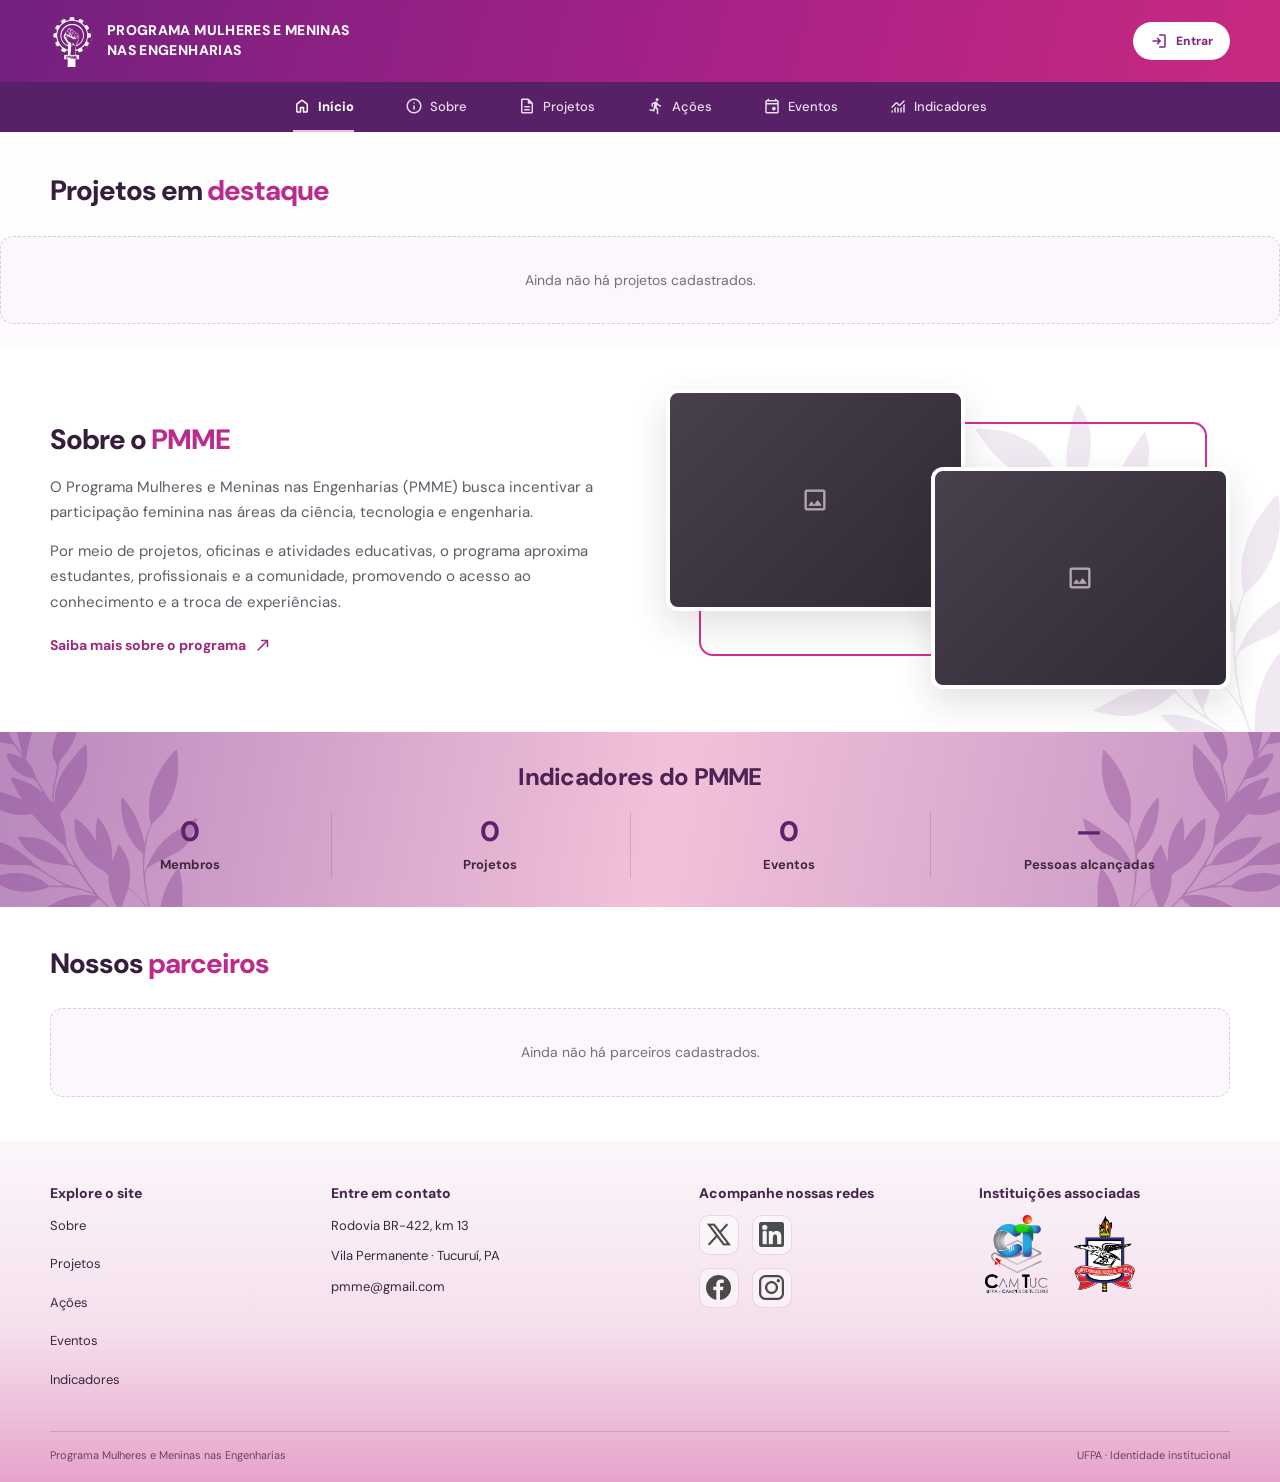
<file: index.html>
<!DOCTYPE html>

<html lang="pt-BR">
<head>
<meta charset="utf-8"/>
<meta content="width=device-width, initial-scale=1" name="viewport"/>
<meta content="#86247e" name="theme-color"/>
<meta content="Programa Mulheres e Meninas nas Engenharias: projetos, atividades e iniciativas." name="description"/>
<title>Início | Mulheres e Meninas nas Engenharias</title>
<link href="https://fonts.googleapis.com" rel="preconnect"/>
<link crossorigin="" href="https://fonts.gstatic.com" rel="preconnect"/>
<link href="https://fonts.googleapis.com/css2?family=DM+Sans:wght@400;500;600;700;800&amp;family=Material+Symbols+Rounded" rel="stylesheet"/>
<link href="css/base.css" rel="stylesheet"/>
<link href="css/header.css" rel="stylesheet"/>
<link href="css/inicio.css" rel="stylesheet"/>
<link href="css/footer.css" rel="stylesheet"/>
<script defer="" src="js/components.js"></script>
<script defer="" src="js/dados.js"></script><script defer="" src="js/demonstracao.js"></script>
<script defer="" src="js/publico.js"></script><link href="css/criador.css" rel="stylesheet"/><script defer="True" src="js/criador-ui.js"></script><link rel="stylesheet" href="css/conta.css"><script defer src="js/auth.js"></script><script defer src="js/conta-ui.js"></script></head>
<body data-pagina="inicio">
<div id="header-container"></div>
<main id="conteudo-principal">
<section aria-labelledby="titulo-projetos" class="projetos secao">
<div class="container">
<div class="secao-cabecalho">
<h1 id="titulo-projetos">Projetos em <em>destaque</em></h1>
</div>
</div>
<div aria-label="Projetos em destaque" class="carrossel-moldura">
<div class="carrossel-trilho" data-lista="destaques"><p class="estado-vazio estado-vazio-carrossel" role="status">Ainda não há projetos cadastrados.</p></div>
<button aria-label="Projeto anterior" class="seta seta-esquerda" hidden="" type="button">
<span class="material-symbols-rounded">chevron_left</span>
</button>
<button aria-label="Próximo projeto" class="seta seta-direita" hidden="" type="button">
<span class="material-symbols-rounded">chevron_right</span>
</button>
</div>
<div aria-label="Posição do carrossel" class="pontos" hidden="">
<i class="selecionado"></i>
<i></i>
<i></i>
<i></i>
<i></i>
</div>
</section>
<section aria-labelledby="titulo-programa" class="sobre-programa secao">
<div class="container sobre-grade">
<div class="sobre-texto">
<h2 id="titulo-programa">
                        Sobre o <em>PMME</em>
</h2>
<p>
                        O Programa Mulheres e Meninas nas Engenharias
                        (PMME) busca incentivar a participação feminina
                        nas áreas da ciência, tecnologia e engenharia.
                    </p>
<p>
                        Por meio de projetos, oficinas e atividades
                        educativas, o programa aproxima estudantes,
                        profissionais e a comunidade, promovendo
                        o acesso ao conhecimento e a troca de experiências.
                    </p>
<a class="link-decorativo" href="sobre.html">
                        Saiba mais sobre o programa
                        <span class="material-symbols-rounded">north_east</span>
</a>
</div>
<div aria-label="Espaços reservados para fotografias do programa" class="sobre-fotos">
<div class="linha-decorativa"></div>
<div class="foto foto-um">
<span class="material-symbols-rounded">image</span>
</div>
<div class="foto foto-dois">
<span class="material-symbols-rounded">image</span>
</div>
</div>
</div>
</section>
<section aria-labelledby="titulo-impacto" class="faixa-indicadores">
<div class="container">
<div class="faixa-titulo">
<h2 id="titulo-impacto">Indicadores do PMME</h2>
</div>
<div class="indicadores-inner">
<div>
<strong>—</strong>
<span>Membros</span>
</div>
<div>
<strong>—</strong>
<span>Projetos</span>
</div>
<div>
<strong>—</strong>
<span>Eventos</span>
</div>
<div>
<strong>—</strong>
<span>Pessoas alcançadas</span>
</div>
</div>
</div>
</section>
<section aria-labelledby="titulo-parceiros" class="parceiros secao">
<div class="container">
<div class="secao-cabecalho">
<h2 id="titulo-parceiros">Nossos <em>parceiros</em></h2>
</div>
<div class="parceiros-grade" data-lista="parceiros"><p class="estado-vazio" role="status">Ainda não há parceiros cadastrados.</p></div>
</div>
</section>
</main>
<div id="footer-container"></div>
</body>
</html>
</file>
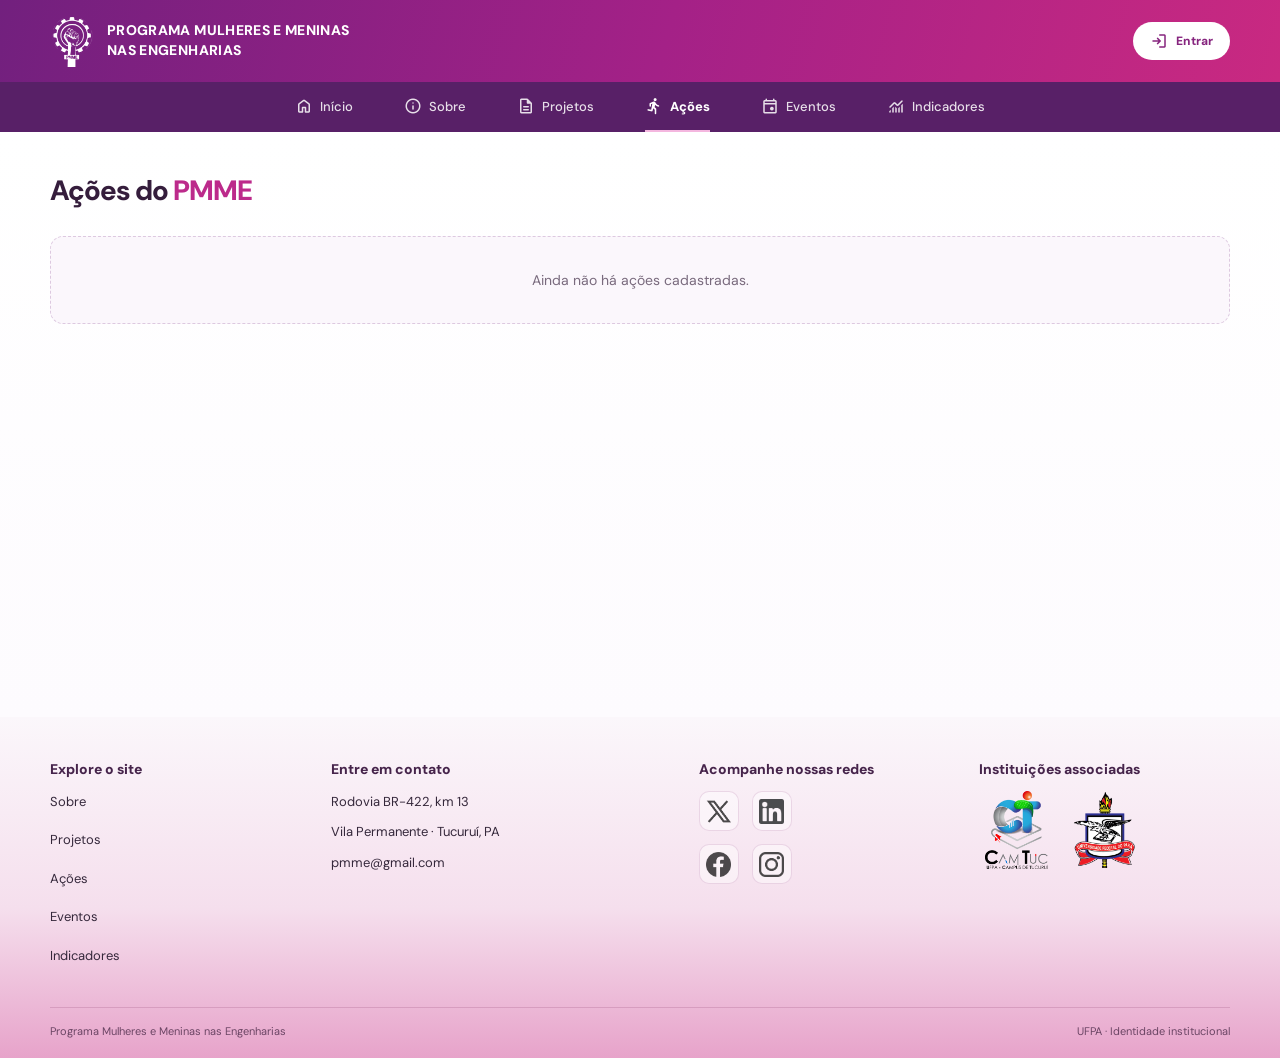
<file: acoes.html>
<!DOCTYPE html>

<html lang="pt-BR">
<head>
<meta charset="utf-8"/>
<meta content="width=device-width, initial-scale=1" name="viewport"/>
<meta content="#86247e" name="theme-color"/>
<meta content="Ações realizadas pelo Programa Mulheres e Meninas nas Engenharias." name="description"/>
<title>Ações | Mulheres e Meninas nas Engenharias</title>
<link href="https://fonts.googleapis.com" rel="preconnect"/>
<link crossorigin="" href="https://fonts.gstatic.com" rel="preconnect"/>
<link href="https://fonts.googleapis.com/css2?family=DM+Sans:wght@400;500;600;700;800&amp;family=Material+Symbols+Rounded" rel="stylesheet"/>
<link href="css/base.css" rel="stylesheet"/>
<link href="css/header.css" rel="stylesheet"/>
<link href="css/acoes.css" rel="stylesheet"/>
<link href="css/footer.css" rel="stylesheet"/>
<script defer="" src="js/components.js"></script>
<script defer="" src="js/dados.js"></script><script defer="" src="js/demonstracao.js"></script>
<script defer="" src="js/publico.js"></script><link href="css/criador.css" rel="stylesheet"/><script defer="True" src="js/criador-ui.js"></script><link rel="stylesheet" href="css/conta.css"><script defer src="js/auth.js"></script><script defer src="js/conta-ui.js"></script></head>
<body data-pagina="acoes">
<div id="header-container"></div>
<main id="conteudo-principal">
<section class="catalogo-acoes">
<div class="container">
<h1 class="catalogo-titulo">Ações do <em>PMME</em></h1>
<div class="catalogo-grade" data-lista="acoes"><p class="estado-vazio" role="status">Ainda não há ações cadastradas.</p></div>
</div>
</section>
</main>
<div id="footer-container"></div>
</body>
</html>
</file>
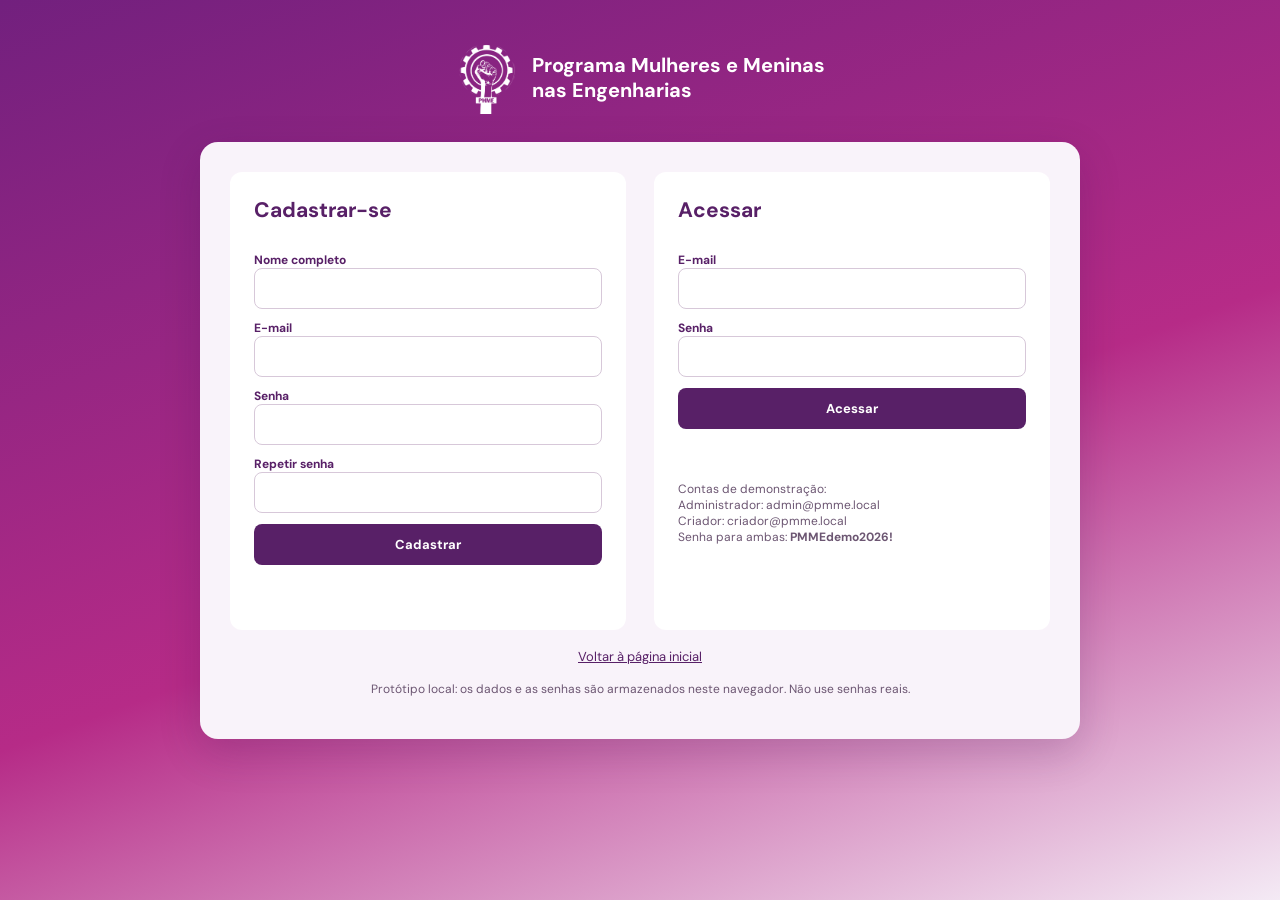
<file: administrador.html>
<!doctype html>
<html lang="pt-BR"><head><meta charset="utf-8"><meta name="viewport" content="width=device-width,initial-scale=1"><title>Administração | PMME</title><link rel="preconnect" href="https://fonts.googleapis.com"><link rel="preconnect" href="https://fonts.gstatic.com" crossorigin><link href="https://fonts.googleapis.com/css2?family=DM+Sans:wght@400;500;600;700;800&family=Material+Symbols+Rounded" rel="stylesheet"><link rel="stylesheet" href="css/base.css"><link rel="stylesheet" href="css/administrador.css"><script defer src="js/administrador.js"></script><script src="js/auth.js"></script><script>PMME_AUTH.requireRole(["administrador"]);</script></head>
<body class="admin-body"><div class="admin-app">
<header class="admin-header"><button class="admin-icon-btn" id="toggle-sidebar" type="button" aria-label="Alternar menu"><span class="material-symbols-rounded">menu</span></button><a class="admin-brand" href="administrador.html"><img src="assets/logo.png" alt=""><span>Programa Mulheres e Meninas <span class="brand-extra">nas Engenharias</span></span></a><div class="admin-header-right"><label class="admin-search"><input id="busca-global" placeholder="Pesquisar nesta página" aria-label="Pesquisar nesta página"><span class="material-symbols-rounded">search</span></label><button class="admin-icon-btn" id="btn-alertas" type="button" aria-label="Ver pendências"><span class="material-symbols-rounded">notifications</span></button><button class="admin-avatar" type="button" data-view="perfil" title="Meu perfil">A</button></div></header>
<aside class="admin-sidebar" id="admin-sidebar"><nav aria-label="Menu de administração"><div class="side-group"><button class="side-link ativo" data-view="inicio"><span class="material-symbols-rounded">home</span><span>Início</span></button><button class="side-link" data-view="eventos"><span class="material-symbols-rounded">event</span><span>Eventos</span></button><button class="side-link" data-view="indicadores"><span class="material-symbols-rounded">monitoring</span><span>Indicadores</span></button><button class="side-link" data-view="relatorios"><span class="material-symbols-rounded">summarize</span><span>Relatórios</span></button></div><p class="side-caption">GERENCIAMENTO</p><div class="side-group"><button class="side-link" data-view="usuarios"><span class="material-symbols-rounded">group</span><span>Usuários e permissões</span></button><button class="side-link" data-view="projetos"><span class="material-symbols-rounded">description</span><span>Projetos</span></button><button class="side-link" data-view="acoes"><span class="material-symbols-rounded">directions_run</span><span>Ações</span></button><button class="side-link" data-view="equipes"><span class="material-symbols-rounded">groups</span><span>Equipes</span></button></div><p class="side-caption">CONTROLE DO SITE</p><div class="side-group"><button class="side-link" data-view="conteudo"><span class="material-symbols-rounded">web</span><span>Conteúdo e imagens</span></button><button class="side-link" data-view="historia"><span class="material-symbols-rounded">timeline</span><span>Linha do tempo</span></button><button class="side-link" data-view="configuracoes"><span class="material-symbols-rounded">settings</span><span>Configurações</span></button><button class="side-link" data-view="perfil"><span class="material-symbols-rounded">account_circle</span><span>Meu perfil</span></button></div></nav><div class="sidebar-bottom"><a href="index.html"><span class="material-symbols-rounded">visibility</span><span>Ver site público</span></a><a href="criador.html"><span class="material-symbols-rounded">edit_square</span><span>Modo criador</span></a></div></aside>
<main class="admin-main" id="admin-main"><div class="admin-content"><div class="page-heading"><div><p class="eyebrow">PAINEL ADMINISTRATIVO</p><h1 id="view-title">Visão geral</h1><p id="view-subtitle">Acompanhe e gerencie o Programa Mulheres e Meninas nas Engenharias.</p></div><a href="index.html" class="outline-link"><span class="material-symbols-rounded">open_in_new</span>Visualizar site</a></div><div id="admin-view" aria-live="polite"></div><p class="admin-local-note"><span class="material-symbols-rounded">info</span>Protótipo local: alterações e permissões são demonstrativas e ficam salvas apenas neste navegador. Não há autenticação ou publicação em servidor.</p></div><footer class="admin-footer"><span>PMME · Painel de administração</span><span>Programa Mulheres e Meninas nas Engenharias</span></footer></main>
</div><div id="toast" class="admin-toast" role="status" aria-live="polite"></div><div class="admin-exit-links"><a href="index.html">Visualizar site</a><button type="button" onclick="PMME_AUTH.logout()">Sair da conta</button></div></body></html>
</file>
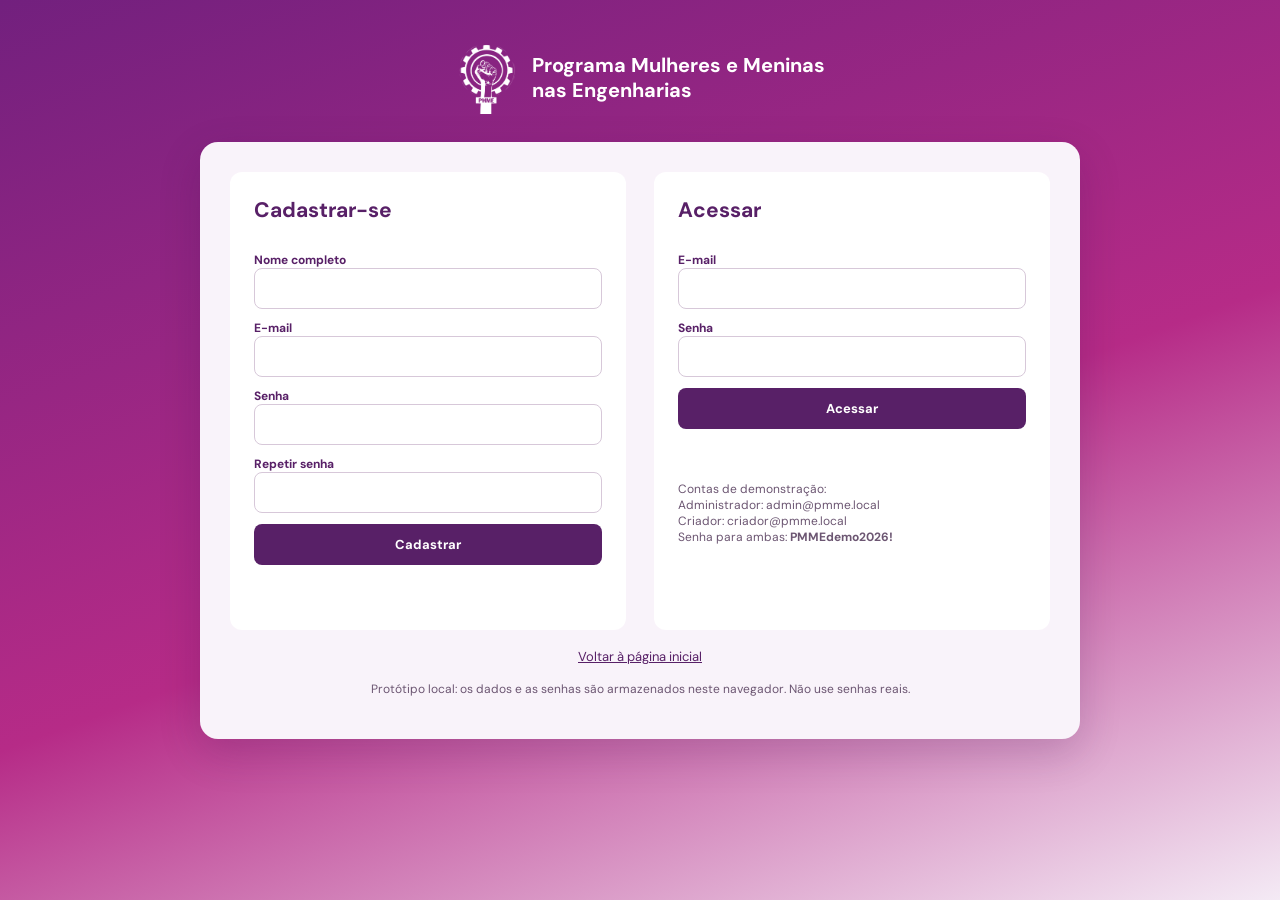
<file: criador.html>
<!doctype html><html lang="pt-BR"><head><meta charset="utf-8"><meta name="viewport" content="width=device-width,initial-scale=1"><title>Painel do criador | PMME</title><link rel="preconnect" href="https://fonts.googleapis.com"><link rel="preconnect" href="https://fonts.gstatic.com" crossorigin><link href="https://fonts.googleapis.com/css2?family=DM+Sans:wght@400;500;600;700;800&family=Material+Symbols+Rounded" rel="stylesheet"><link rel="stylesheet" href="css/base.css"><link rel="stylesheet" href="css/header.css"><link rel="stylesheet" href="css/footer.css"><link rel="stylesheet" href="css/criador.css"><script defer src="js/components.js"></script><script src="js/auth.js"></script><script>PMME_AUTH.requireRole(["criador","administrador"]);</script></head><body data-pagina="criador"><div id="header-container"></div><main class="criador-pagina"><div class="container"><h1>Painel do criador</h1><p>Escolha o conteúdo que deseja cadastrar ou atualizar.</p><div class="painel-grade"><article class="painel-card"><span class="material-symbols-rounded">description</span><h2>Projetos</h2><p>Adicione projetos, capas, descrições e destaque os principais na página inicial.</p><a class="acao-criador" href="editar.html?tipo=projetos"><span class="material-symbols-rounded">add</span>Criar projeto</a></article><article class="painel-card"><span class="material-symbols-rounded">directions_run</span><h2>Ações</h2><p>Cadastre atividades realizadas, incluindo data, local e imagem.</p><a class="acao-criador" href="editar.html?tipo=acoes"><span class="material-symbols-rounded">add</span>Cadastrar ação</a></article><article class="painel-card"><span class="material-symbols-rounded">event</span><h2>Eventos</h2><p>Informe datas, categorias, modalidades e inscrições de eventos.</p><a class="acao-criador" href="editar.html?tipo=eventos"><span class="material-symbols-rounded">add</span>Cadastrar evento</a></article></div><p class="aviso-local">Esta é uma demonstração local do painel. Os registros são armazenados neste navegador e não são publicados para outros visitantes.</p><div class="acoes-criador" style="margin-top:22px"><a href="index.html" class="acao-criador secundario"><span class="material-symbols-rounded">visibility</span>Visualizar site</a></div></div><div class="container" style="padding-bottom:25px"><button type="button" onclick="PMME_AUTH.logout()" class="acao-criador secundario">Sair da conta</button></div></main><div id="footer-container"></div></body></html>
</file>
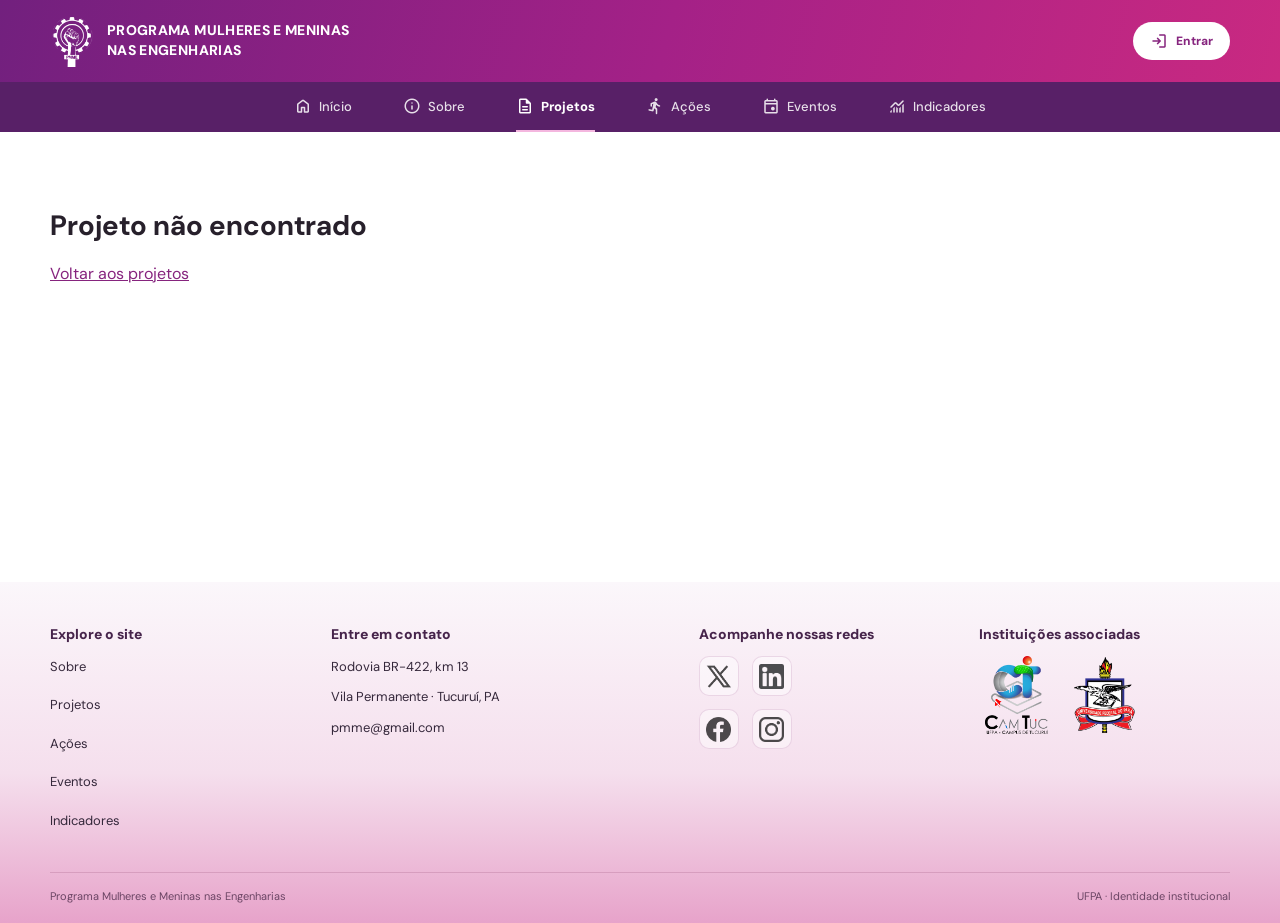
<file: detalhes-projeto.html>
<!DOCTYPE html>

<html lang="pt-BR">
<head>
<meta charset="utf-8"/>
<meta content="width=device-width, initial-scale=1" name="viewport"/>
<meta content="#86247e" name="theme-color"/>
<meta content="Informações sobre os projetos do Programa Mulheres e Meninas nas Engenharias." name="description"/>
<title>Detalhes do Projeto | Mulheres e Meninas nas Engenharias</title>
<link href="https://fonts.googleapis.com" rel="preconnect"/>
<link crossorigin="" href="https://fonts.gstatic.com" rel="preconnect"/>
<link href="https://fonts.googleapis.com/css2?family=DM+Sans:wght@400;500;600;700;800&amp;family=Material+Symbols+Rounded" rel="stylesheet"/>
<link href="css/base.css" rel="stylesheet"/>
<link href="css/header.css" rel="stylesheet"/>
<link href="css/detalhes-projeto.css" rel="stylesheet"/>
<link href="css/footer.css" rel="stylesheet"/>
<script defer="" src="js/components.js"></script>
<script defer="" src="js/dados.js"></script><script defer="" src="js/demonstracao.js"></script>
<script defer="" src="js/publico.js"></script><link href="css/criador.css" rel="stylesheet"/><script defer="True" src="js/criador-ui.js"></script><link rel="stylesheet" href="css/conta.css"><script defer src="js/auth.js"></script><script defer src="js/conta-ui.js"></script></head>
<body data-pagina="projetos">
<div id="header-container"></div>
<main data-detalhe="projeto" id="conteudo-principal"><div class="container detalhe-estado"><h1>Projeto não encontrado</h1><a href="projetos.html">Voltar aos projetos</a></div></main>
<div id="footer-container"></div>
</body>
</html>
</file>
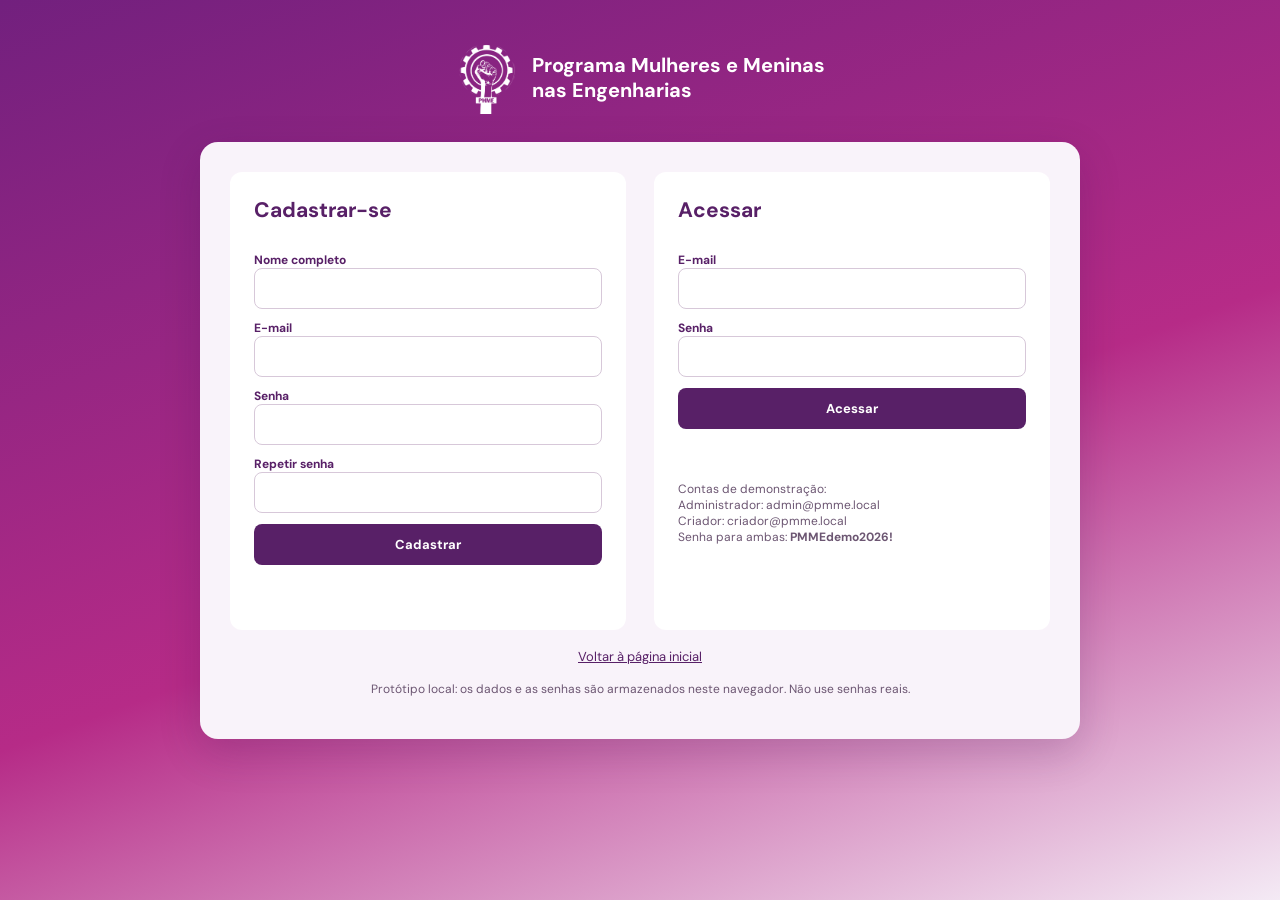
<file: editar.html>
<!doctype html><html lang="pt-BR"><head><meta charset="utf-8"><meta name="viewport" content="width=device-width,initial-scale=1"><title>Editor de conteúdo | PMME</title><link rel="preconnect" href="https://fonts.googleapis.com"><link rel="preconnect" href="https://fonts.gstatic.com" crossorigin><link href="https://fonts.googleapis.com/css2?family=DM+Sans:wght@400;500;600;700;800&family=Material+Symbols+Rounded" rel="stylesheet"><link rel="stylesheet" href="css/base.css"><link rel="stylesheet" href="css/header.css"><link rel="stylesheet" href="css/footer.css"><link rel="stylesheet" href="css/criador.css"><script defer src="js/components.js"></script><script defer src="js/editor.js"></script><script src="js/auth.js"></script><script>PMME_AUTH.requireRole(["criador","administrador"]);</script></head><body data-pagina="criador"><div id="header-container"></div><main class="criador-pagina"><div class="container"><div class="acoes-criador"><a class="acao-criador secundario" href="criador.html"><span class="material-symbols-rounded">arrow_back</span>Voltar ao painel</a></div><h1 id="titulo-editor" style="margin-top:22px">Cadastrar conteúdo</h1><p id="descricao-editor">Preencha as informações para criar um registro.</p><form id="form-editor" class="formulario-card"><input type="hidden" id="registro-id"><div class="campo"><label for="nome">Nome ou título *</label><input id="nome" required maxlength="140" placeholder="Digite o título"></div><div class="campo"><label for="descricao">Descrição</label><textarea id="descricao" maxlength="4000" placeholder="Descreva o conteúdo"></textarea></div><div class="campo"><label for="imagem">Imagem de capa (JPG, PNG ou WebP)</label><input id="imagem" type="file" accept="image/jpeg,image/png,image/webp"><div id="imagem-preview" class="imagem-preview"><span class="material-symbols-rounded">image</span></div><p>Recomendação: imagem com até 1 MB para armazenamento local.</p></div><div class="linha"><div class="campo" data-tipo="acoes eventos"><label for="data">Data</label><input id="data" type="date"></div><div class="campo" data-tipo="acoes eventos"><label for="local">Local</label><input id="local" maxlength="160" placeholder="Local da atividade"></div></div><div class="linha"><div class="campo" data-tipo="eventos"><label for="categoria">Categoria</label><select id="categoria"><option value="palestra">Palestra</option><option value="oficina">Oficina</option><option value="jornada">Jornada</option><option value="seminario">Seminário</option></select></div><div class="campo" data-tipo="eventos"><label for="tipo">Modalidade</label><select id="tipo"><option value="presencial">Presencial</option><option value="online">Online</option><option value="hibrido">Híbrido</option></select></div></div><div class="campo" data-tipo="eventos"><label for="status">Inscrições</label><select id="status"><option value="inscricoes-abertas">Inscrições abertas</option><option value="encerrado">Encerrado</option></select></div><div class="campo" data-tipo="projetos"><label class="check"><input id="destaque" type="checkbox"> Destacar na página inicial</label></div><div class="botoes"><button class="acao-criador" type="submit"><span class="material-symbols-rounded">save</span>Salvar cadastro</button><button class="acao-criador secundario" type="button" id="limpar">Novo cadastro</button></div><p id="status-editor" class="status-editor" role="status" aria-live="polite"></p></form><div class="lista-card"><h2>Registros cadastrados neste navegador</h2><ul id="lista-registros"></ul></div><p class="aviso-local">Protótipo sem login ou banco de dados. Os arquivos de imagem ficam armazenados localmente; não há publicação online nem sincronização entre dispositivos.</p></div></main><div id="footer-container"></div></body></html>
</file>
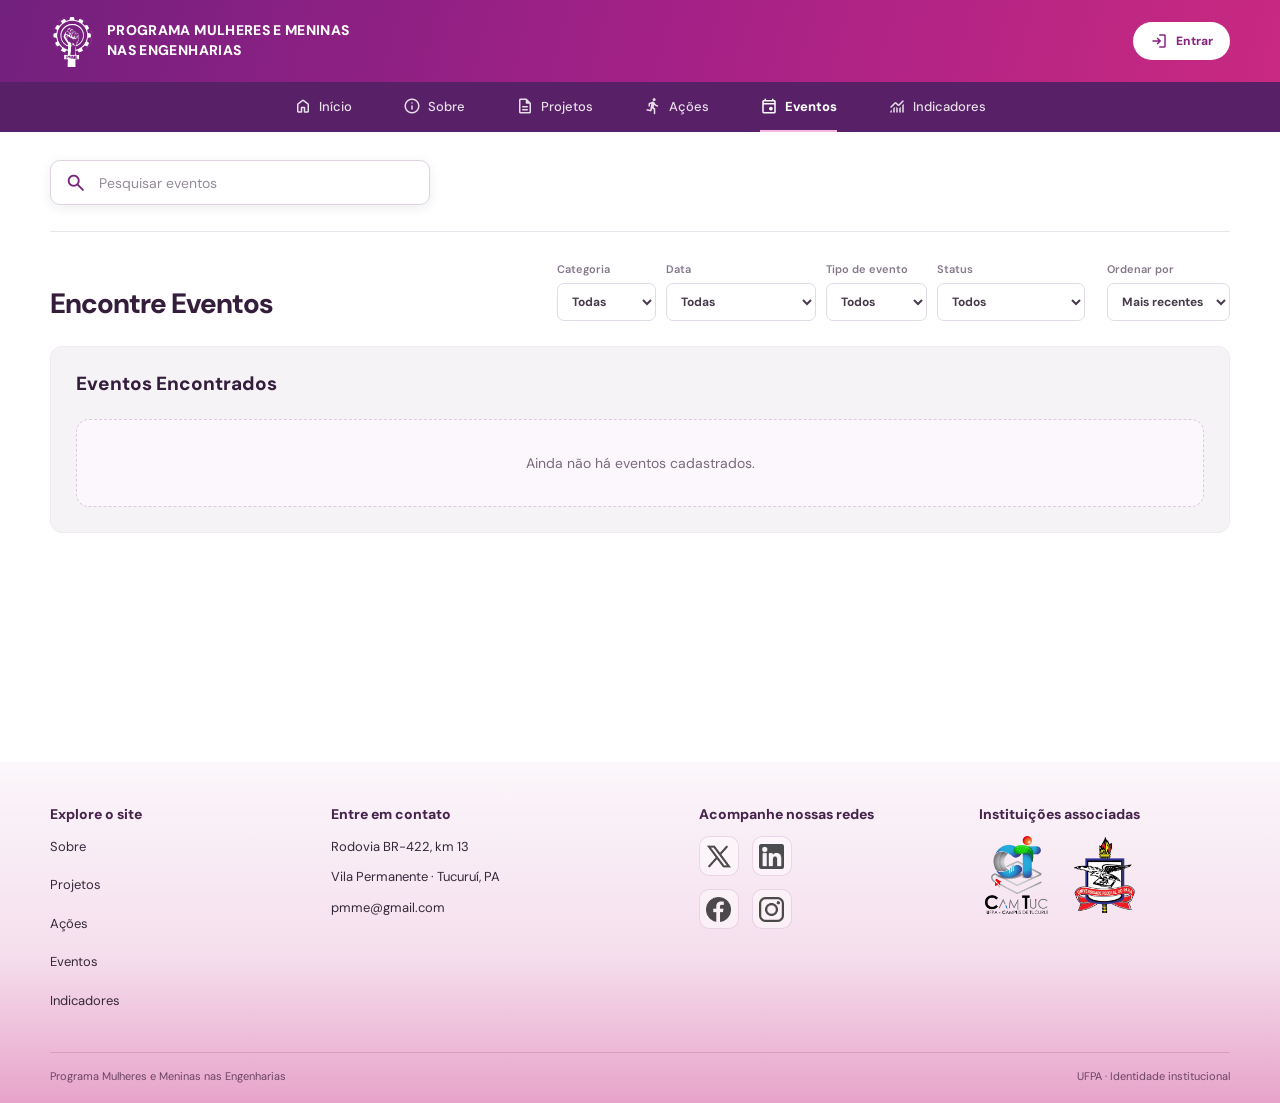
<file: eventos.html>
<!DOCTYPE html>

<html lang="pt-BR">
<head>
<meta charset="utf-8"/>
<meta content="width=device-width, initial-scale=1" name="viewport"/>
<meta content="#86247e" name="theme-color"/>
<meta content="Eventos do Programa Mulheres e Meninas nas Engenharias." name="description"/>
<title>Eventos | Mulheres e Meninas nas Engenharias</title>
<link href="https://fonts.googleapis.com" rel="preconnect"/>
<link crossorigin="" href="https://fonts.gstatic.com" rel="preconnect"/>
<link href="https://fonts.googleapis.com/css2?family=DM+Sans:wght@400;500;600;700;800&amp;family=Material+Symbols+Rounded" rel="stylesheet"/>
<link href="css/base.css" rel="stylesheet"/>
<link href="css/header.css" rel="stylesheet"/>
<link href="css/eventos.css" rel="stylesheet"/>
<link href="css/footer.css" rel="stylesheet"/>
<script defer="" src="js/components.js"></script>
<script defer="" src="js/dados.js"></script><script defer="" src="js/demonstracao.js"></script>
<script defer="" src="js/publico.js"></script><link href="css/criador.css" rel="stylesheet"/><script defer="True" src="js/criador-ui.js"></script><link rel="stylesheet" href="css/conta.css"><script defer src="js/auth.js"></script><script defer src="js/conta-ui.js"></script></head>
<body data-pagina="eventos">
<div id="header-container"></div>
<main id="conteudo-principal">
<section class="eventos-pagina">
<div class="container">
<div class="eventos-barra">
<div class="eventos-pesquisa">
<label class="sr-only" for="pesquisa-eventos">
                            Pesquisar eventos
                        </label>
<span aria-hidden="true" class="material-symbols-rounded">
                            search
                        </span>
<input id="pesquisa-eventos" placeholder="Pesquisar eventos" type="search"/>
</div>
</div>
<div class="eventos-cabecalho">
<h1>Encontre Eventos</h1>
<div class="eventos-filtros">
<div class="filtro-grupo">
<label for="filtro-categoria">Categoria</label>
<select id="filtro-categoria">
<option value="">Todas</option>
<option value="palestra">Palestra</option>
<option value="oficina">Oficina</option>
<option value="jornada">Jornada</option>
<option value="seminario">Seminário</option>
</select>
</div>
<div class="filtro-grupo">
<label for="filtro-data">Data</label>
<select id="filtro-data">
<option value="">Todas</option>
<option value="proximos">Próximos eventos</option>
<option value="passados">Eventos anteriores</option>
</select>
</div>
<div class="filtro-grupo">
<label for="filtro-tipo">Tipo de evento</label>
<select id="filtro-tipo">
<option value="">Todos</option>
<option value="presencial">Presencial</option>
<option value="online">Online</option>
<option value="hibrido">Híbrido</option>
</select>
</div>
<div class="filtro-grupo">
<label for="filtro-status">Status</label>
<select id="filtro-status">
<option value="">Todos</option>
<option value="inscricoes-abertas">Inscrições abertas</option>
<option value="encerrado">Encerrado</option>
</select>
</div>
<div class="filtro-grupo filtro-ordenacao">
<label for="filtro-ordem">Ordenar por</label>
<select id="filtro-ordem">
<option value="recentes">Mais recentes</option>
<option value="antigos">Mais antigos</option>
<option value="nome">Nome</option>
</select>
</div>
</div>
</div>
<section aria-labelledby="eventos-resultados-titulo" class="eventos-resultados">
<h2 id="eventos-resultados-titulo">Eventos Encontrados</h2>
<div class="eventos-grade" data-lista="eventos"><p class="estado-vazio" role="status">Ainda não há eventos cadastrados.</p></div>
</section>
</div>
</section>
</main>
<div id="footer-container"></div>
</body>
</html>
</file>
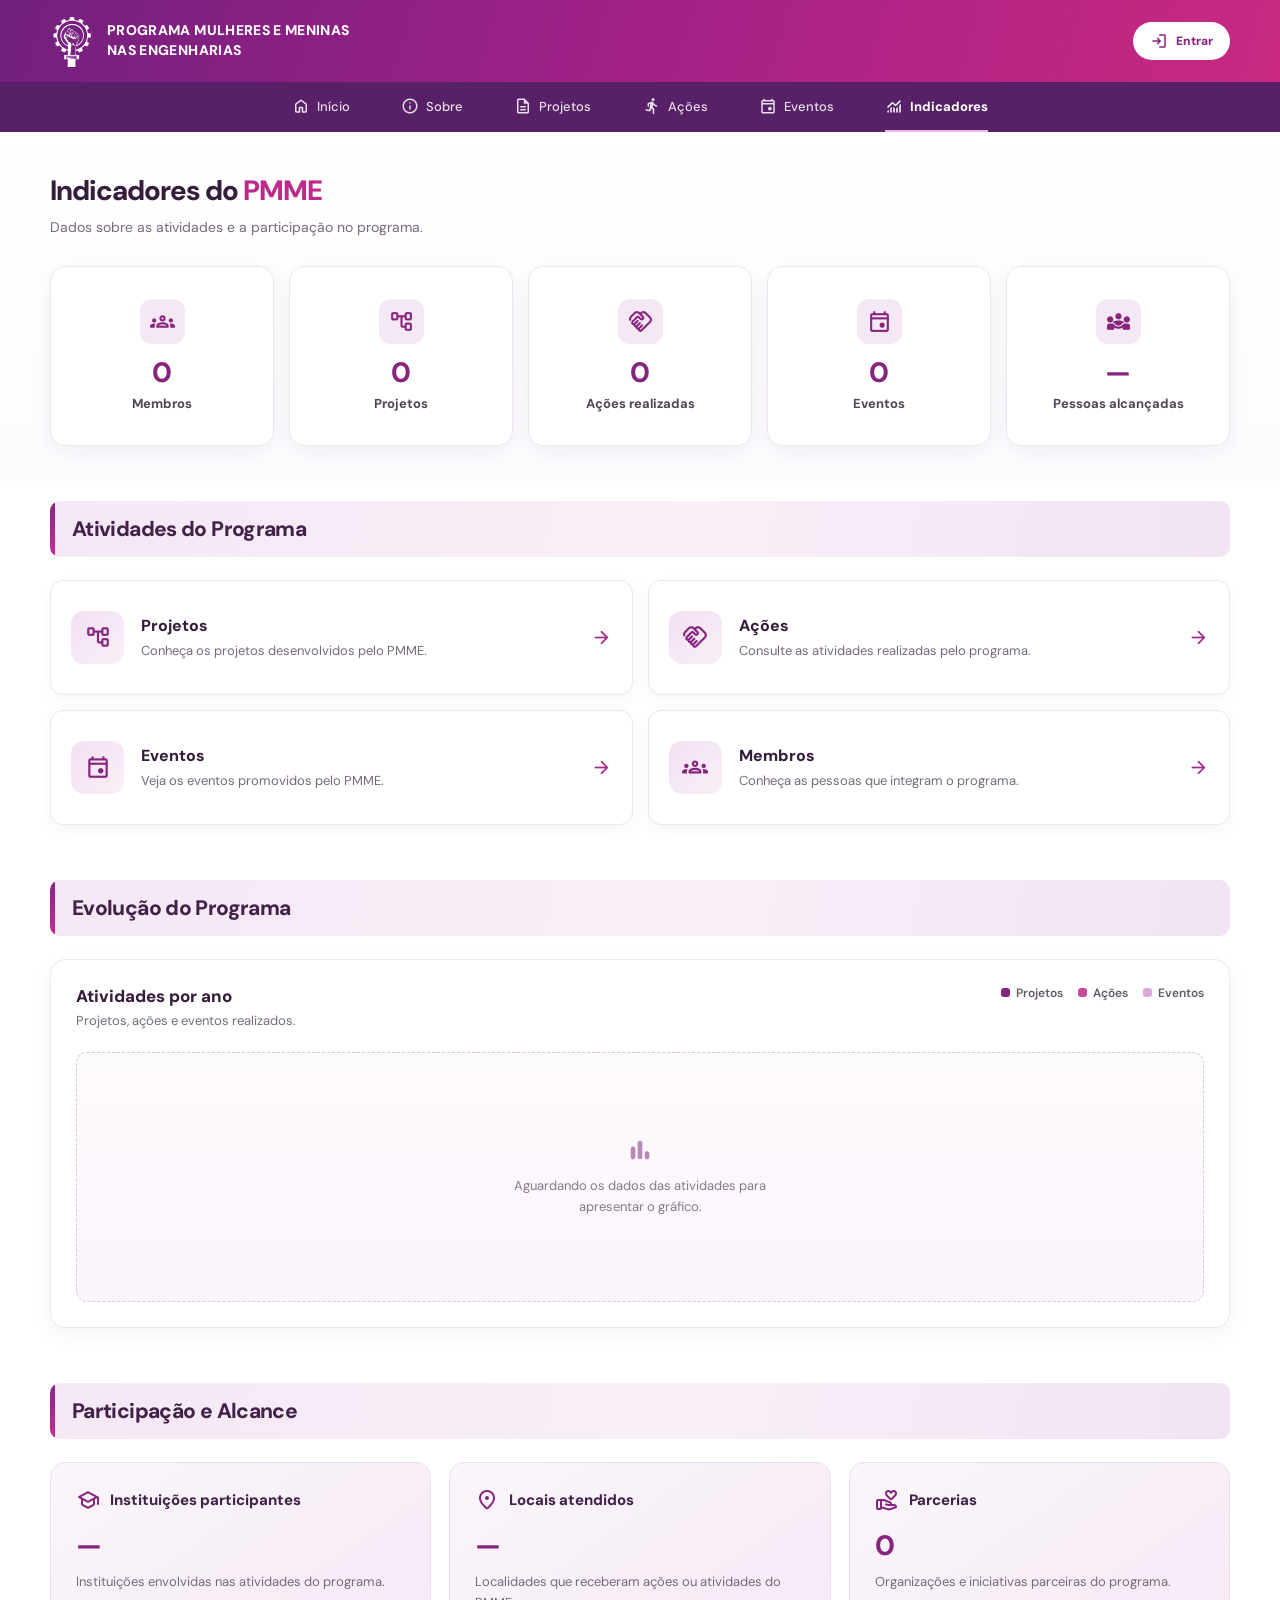
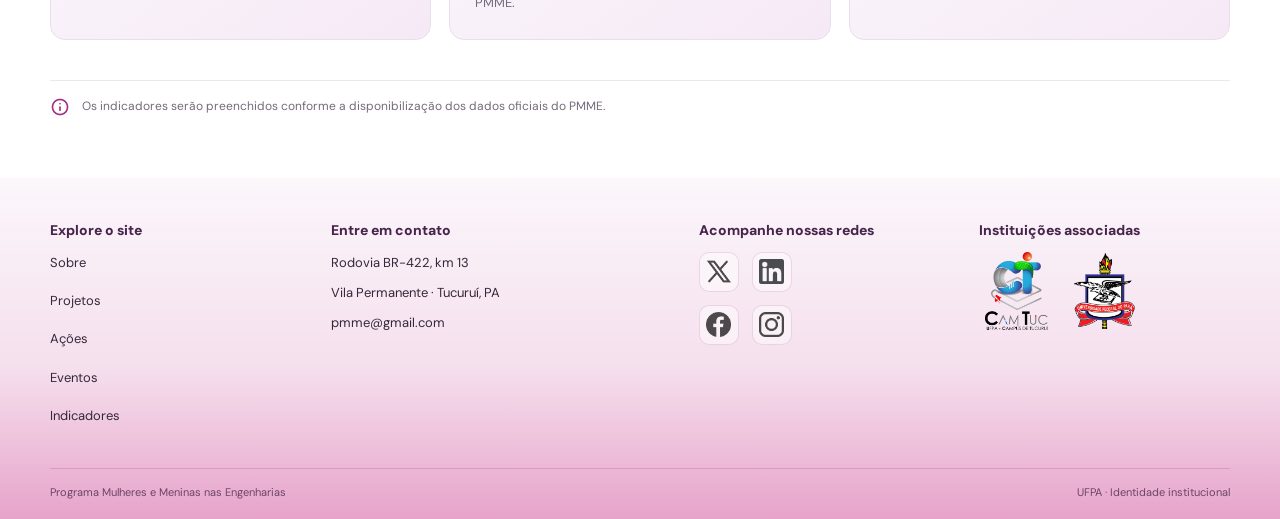
<file: indicadores.html>
<!DOCTYPE html>

<html lang="pt-BR">
<head>
<meta charset="utf-8"/>
<meta content="width=device-width, initial-scale=1" name="viewport"/>
<meta content="#86247e" name="theme-color"/>
<meta content="Indicadores e resultados do Programa Mulheres e Meninas nas Engenharias." name="description"/>
<title>Indicadores | Mulheres e Meninas nas Engenharias</title>
<link href="https://fonts.googleapis.com" rel="preconnect"/>
<link crossorigin="" href="https://fonts.gstatic.com" rel="preconnect"/>
<link href="https://fonts.googleapis.com/css2?family=DM+Sans:wght@400;500;600;700;800&amp;family=Material+Symbols+Rounded" rel="stylesheet"/>
<link href="css/base.css" rel="stylesheet"/>
<link href="css/header.css" rel="stylesheet"/>
<link href="css/indicadores.css" rel="stylesheet"/>
<link href="css/footer.css" rel="stylesheet"/>
<script defer="" src="js/components.js"></script>
<script defer="" src="js/dados.js"></script><script defer="" src="js/demonstracao.js"></script>
<script defer="" src="js/publico.js"></script><link href="css/criador.css" rel="stylesheet"/><script defer="True" src="js/criador-ui.js"></script><link rel="stylesheet" href="css/conta.css"><script defer src="js/auth.js"></script><script defer src="js/conta-ui.js"></script></head>
<body data-pagina="indicadores">
<div id="header-container"></div>
<main id="conteudo-principal">
<section class="indicadores-pagina">
<div class="container">
<div class="indicadores-cabecalho">
<h1 class="indicadores-titulo">
                        Indicadores do <em>PMME</em>
</h1>
<p>
                        Dados sobre as atividades e a participação no programa.
                    </p>
</div>
<div class="indicadores-resumo">
<article class="indicador-card">
<div class="indicador-icone">
<span class="material-symbols-rounded">groups</span>
</div>
<strong>—</strong>
<h2>Membros</h2>
</article>
<article class="indicador-card">
<div class="indicador-icone">
<span class="material-symbols-rounded">account_tree</span>
</div>
<strong>—</strong>
<h2>Projetos</h2>
</article>
<article class="indicador-card">
<div class="indicador-icone">
<span class="material-symbols-rounded">handshake</span>
</div>
<strong>—</strong>
<h2>Ações realizadas</h2>
</article>
<article class="indicador-card">
<div class="indicador-icone">
<span class="material-symbols-rounded">event</span>
</div>
<strong>—</strong>
<h2>Eventos</h2>
</article>
<article class="indicador-card">
<div class="indicador-icone">
<span class="material-symbols-rounded">diversity_3</span>
</div>
<strong>—</strong>
<h2>Pessoas alcançadas</h2>
</article>
</div>
</div>
</section>
<section class="indicadores-atividades">
<div class="container">
<div class="indicadores-faixa-titulo">
<h2>Atividades do Programa</h2>
</div>
<div class="atividades-grade">
<a class="atividade-card" href="projetos.html">
<div class="atividade-icone">
<span class="material-symbols-rounded">account_tree</span>
</div>
<div class="atividade-conteudo">
<h3>Projetos</h3>
<p>Conheça os projetos desenvolvidos pelo PMME.</p>
</div>
<span class="material-symbols-rounded atividade-seta">
                            arrow_forward
                        </span>
</a>
<a class="atividade-card" href="acoes.html">
<div class="atividade-icone">
<span class="material-symbols-rounded">handshake</span>
</div>
<div class="atividade-conteudo">
<h3>Ações</h3>
<p>Consulte as atividades realizadas pelo programa.</p>
</div>
<span class="material-symbols-rounded atividade-seta">
                            arrow_forward
                        </span>
</a>
<a class="atividade-card" href="eventos.html">
<div class="atividade-icone">
<span class="material-symbols-rounded">event</span>
</div>
<div class="atividade-conteudo">
<h3>Eventos</h3>
<p>Veja os eventos promovidos pelo PMME.</p>
</div>
<span class="material-symbols-rounded atividade-seta">
                            arrow_forward
                        </span>
</a>
<a class="atividade-card" href="membros.html">
<div class="atividade-icone">
<span class="material-symbols-rounded">groups</span>
</div>
<div class="atividade-conteudo">
<h3>Membros</h3>
<p>Conheça as pessoas que integram o programa.</p>
</div>
<span class="material-symbols-rounded atividade-seta">
                            arrow_forward
                        </span>
</a>
</div>
</div>
</section>
<section class="indicadores-evolucao">
<div class="container">
<div class="indicadores-faixa-titulo">
<h2>Evolução do Programa</h2>
</div>
<div class="evolucao-painel">
<div class="evolucao-cabecalho">
<div>
<h3>Atividades por ano</h3>
<p>Projetos, ações e eventos realizados.</p>
</div>
<div class="evolucao-legenda">
<span><i class="legenda-projetos"></i> Projetos</span>
<span><i class="legenda-acoes"></i> Ações</span>
<span><i class="legenda-eventos"></i> Eventos</span>
</div>
</div>
<div class="grafico-vazio">
<span class="material-symbols-rounded">bar_chart</span>
<p>
                            Aguardando os dados das atividades
                            para apresentar o gráfico.
                        </p>
</div>
</div>
</div>
</section>
<section class="indicadores-participacao">
<div class="container">
<div class="indicadores-faixa-titulo">
<h2>Participação e Alcance</h2>
</div>
<div class="participacao-grade">
<article class="participacao-card">
<div class="participacao-cabecalho">
<span class="material-symbols-rounded">school</span>
<h3>Instituições participantes</h3>
</div>
<strong>—</strong>
<p>
                            Instituições envolvidas nas atividades
                            do programa.
                        </p>
</article>
<article class="participacao-card">
<div class="participacao-cabecalho">
<span class="material-symbols-rounded">location_on</span>
<h3>Locais atendidos</h3>
</div>
<strong>—</strong>
<p>
                            Localidades que receberam ações
                            ou atividades do PMME.
                        </p>
</article>
<article class="participacao-card">
<div class="participacao-cabecalho">
<span class="material-symbols-rounded">volunteer_activism</span>
<h3>Parcerias</h3>
</div>
<strong>—</strong>
<p>
                            Organizações e iniciativas parceiras
                            do programa.
                        </p>
</article>
</div>
</div>
</section>
<section class="indicadores-atualizacao">
<div class="container">
<span class="material-symbols-rounded">info</span>
<p>
                    Os indicadores serão preenchidos conforme
                    a disponibilização dos dados oficiais do PMME.
                </p>
</div>
</section>
</main>
<div id="footer-container"></div>
</body>
</html>
</file>
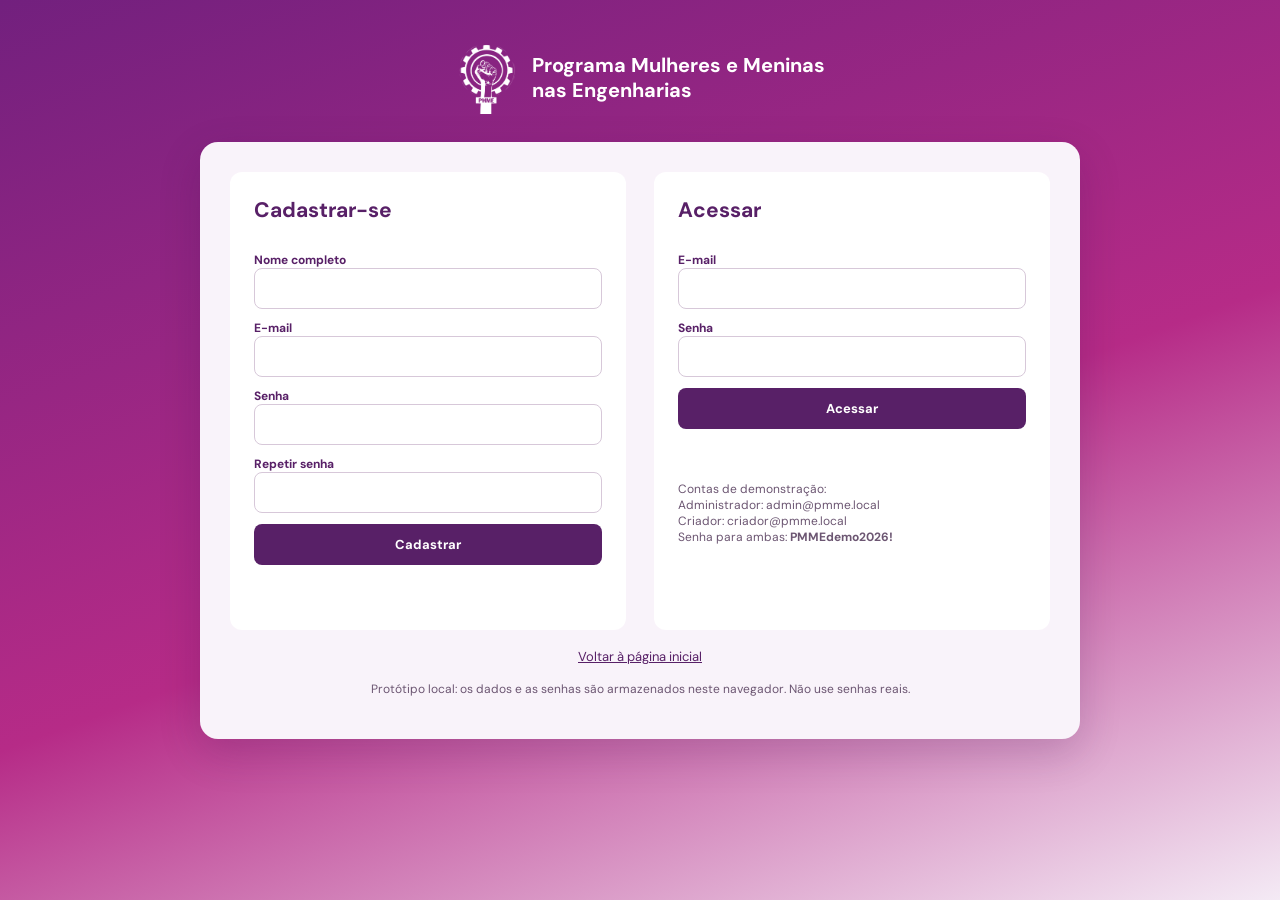
<file: login.html>
<!doctype html><html lang="pt-BR"><head><meta charset="utf-8"><meta name="viewport" content="width=device-width,initial-scale=1"><title>Entrar ou cadastrar-se | PMME</title><link href="https://fonts.googleapis.com/css2?family=DM+Sans:wght@400;500;600;700;800&family=Material+Symbols+Rounded" rel="stylesheet"><link rel="stylesheet" href="css/base.css"><link rel="stylesheet" href="css/conta.css"><script defer src="js/auth.js"></script><script defer src="js/login.js"></script></head><body><main class="auth-page"><div class="auth-logo"><img src="assets/logo.png" alt=""><strong>Programa Mulheres e Meninas<br>nas Engenharias</strong></div><div class="auth-wrap"><div class="auth-grid"><form id="cadastro" class="auth-form"><h2>Cadastrar-se</h2><label>Nome completo<input name="nome" required autocomplete="name" minlength="2"></label><label>E-mail<input name="email" type="email" required autocomplete="email"></label><label>Senha<input name="senha" type="password" required minlength="8" autocomplete="new-password"></label><label>Repetir senha<input name="confirmar" type="password" required minlength="8" autocomplete="new-password"></label><button type="submit">Cadastrar</button><p class="auth-error" aria-live="polite"></p></form><form id="acesso" class="auth-form"><h2>Acessar</h2><label>E-mail<input name="email" type="email" required autocomplete="username"></label><label>Senha<input name="senha" type="password" required autocomplete="current-password"></label><button type="submit">Acessar</button><p class="auth-error" aria-live="polite"></p><p class="auth-help">Contas de demonstração:<br>Administrador: admin@pmme.local<br>Criador: criador@pmme.local<br>Senha para ambas: <strong>PMMEdemo2026!</strong></p></form></div><a class="auth-back" href="index.html">Voltar à página inicial</a><p class="auth-help" style="text-align:center;margin-top:16px">Protótipo local: os dados e as senhas são armazenados neste navegador. Não use senhas reais.</p></div></main></body></html>
</file>
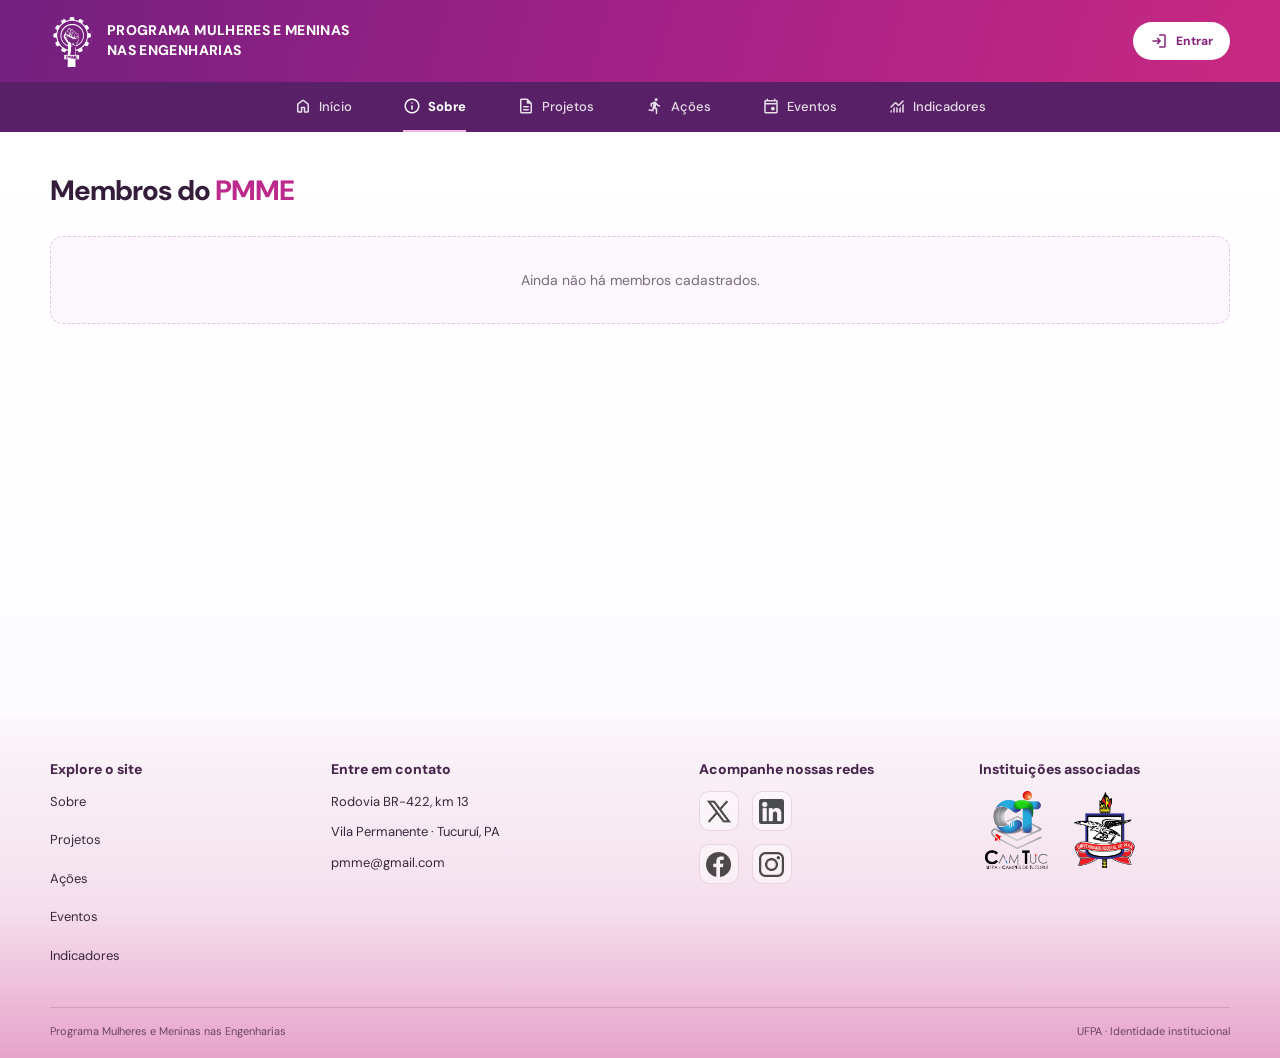
<file: membros.html>
<!DOCTYPE html>

<html lang="pt-BR">
<head>
<meta charset="utf-8"/>
<meta content="width=device-width, initial-scale=1" name="viewport"/>
<meta content="#86247e" name="theme-color"/>
<meta content="Conheça os membros do Programa Mulheres e Meninas nas Engenharias." name="description"/>
<title>Membros | Mulheres e Meninas nas Engenharias</title>
<link href="https://fonts.googleapis.com" rel="preconnect"/>
<link crossorigin="" href="https://fonts.gstatic.com" rel="preconnect"/>
<link href="https://fonts.googleapis.com/css2?family=DM+Sans:wght@400;500;600;700;800&amp;family=Material+Symbols+Rounded" rel="stylesheet"/>
<link href="css/base.css" rel="stylesheet"/>
<link href="css/header.css" rel="stylesheet"/>
<link href="css/membros.css" rel="stylesheet"/>
<link href="css/footer.css" rel="stylesheet"/>
<script defer="" src="js/components.js"></script>
<script defer="" src="js/dados.js"></script><script defer="" src="js/demonstracao.js"></script>
<script defer="" src="js/publico.js"></script><link href="css/criador.css" rel="stylesheet"/><script defer="True" src="js/criador-ui.js"></script><link rel="stylesheet" href="css/conta.css"><script defer src="js/auth.js"></script><script defer src="js/conta-ui.js"></script></head>
<body data-pagina="sobre">
<div id="header-container"></div>
<main id="conteudo-principal">
<section class="membros-pagina">
<div class="container">
<h1 class="membros-titulo">
        Membros do <em>PMME</em>
</h1>
</div>
<div class="container">
<div class="membros-grade" data-lista="membros"><p class="estado-vazio" role="status">Ainda não há membros cadastrados.</p></div>
</div>
</section>
</main>
<div id="footer-container"></div>
</body>
</html>
</file>
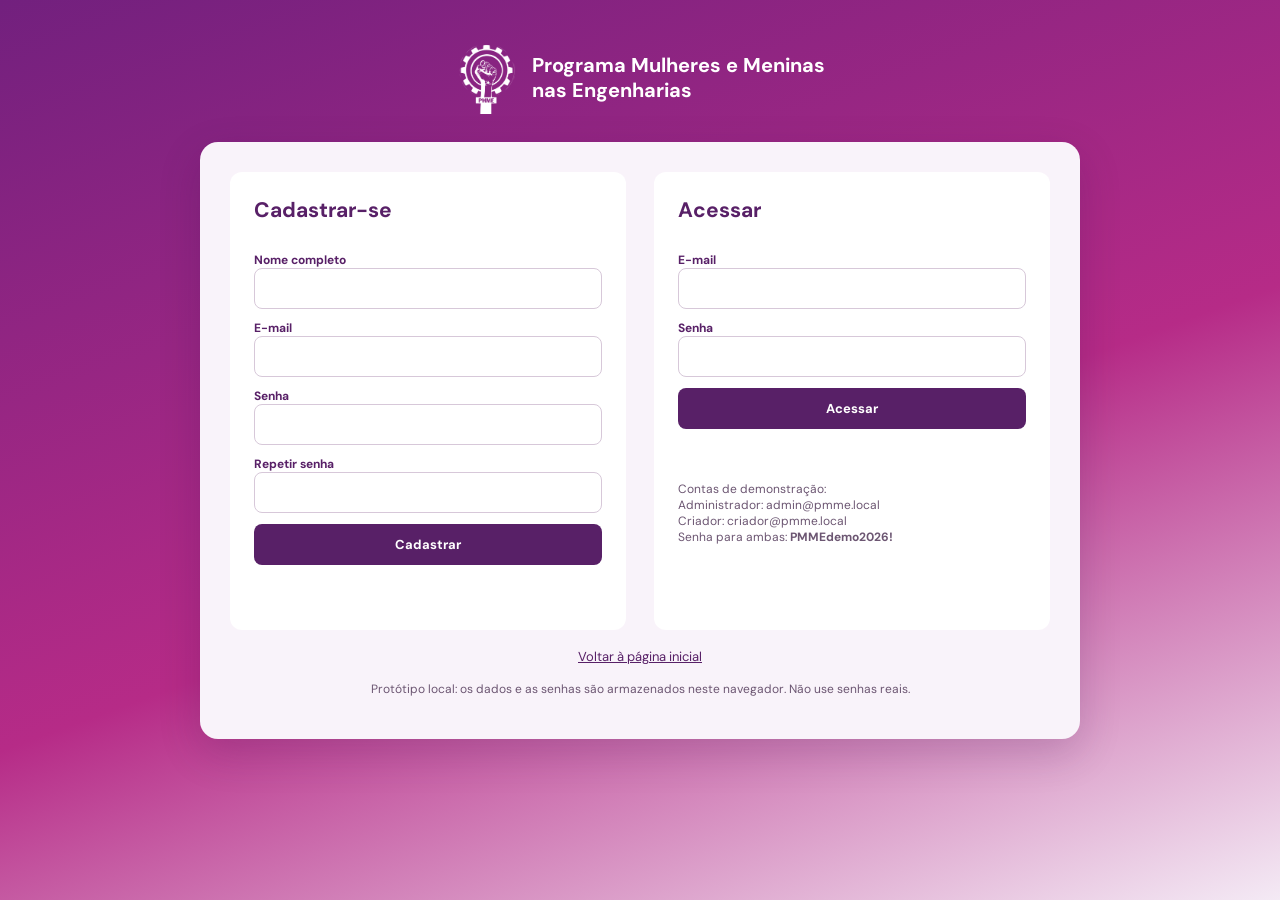
<file: perfil.html>
<!doctype html><html lang="pt-BR"><head><meta charset="utf-8"><meta name="viewport" content="width=device-width,initial-scale=1"><title>Meu perfil | PMME</title><link href="https://fonts.googleapis.com/css2?family=DM+Sans:wght@400;500;600;700;800&family=Material+Symbols+Rounded" rel="stylesheet"><link rel="stylesheet" href="css/base.css"><link rel="stylesheet" href="css/header.css"><link rel="stylesheet" href="css/footer.css"><link rel="stylesheet" href="css/conta.css"><script defer src="js/auth.js"></script><script defer src="js/conta-ui.js"></script><script defer src="js/components.js"></script><script defer src="js/perfil.js"></script></head><body data-pagina="perfil"><div id="header-container"></div><main class="profile-main"><section class="profile-card"><h1>Meu perfil</h1><p>Atualize seu nome e sua foto.</p><div id="foto-atual"></div><form id="perfil-form" class="profile-form"><label>Nome completo<input name="nome" required minlength="2"></label><label>E-mail<input name="email" type="email" disabled></label><label>Foto de perfil (JPG, PNG ou WebP, até 1 MB)<input name="foto" type="file" accept="image/png,image/jpeg,image/webp"></label><button>Salvar alterações</button><p id="perfil-msg" aria-live="polite"></p></form><p><a href="index.html">Voltar ao site</a></p></section></main><div id="footer-container"></div></body></html>
</file>
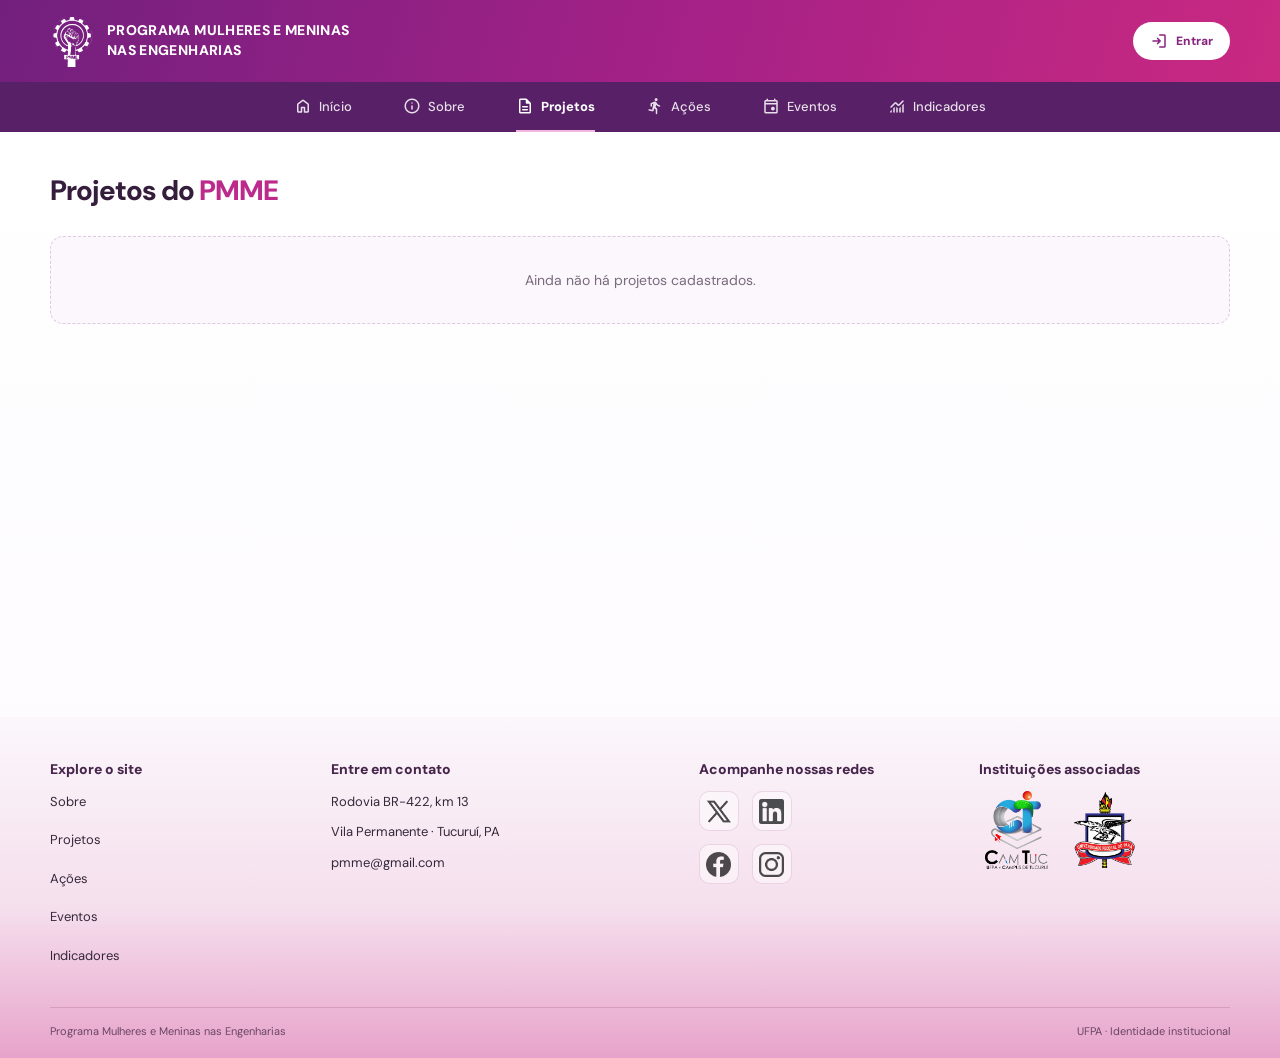
<file: projetos.html>
<!DOCTYPE html>

<html lang="pt-BR">
<head>
<meta charset="utf-8"/>
<meta content="width=device-width, initial-scale=1" name="viewport"/>
<meta content="#86247e" name="theme-color"/>
<meta content="Projetos do Programa Mulheres e Meninas nas Engenharias." name="description"/>
<title>Projetos | Mulheres e Meninas nas Engenharias</title>
<link href="https://fonts.googleapis.com" rel="preconnect"/>
<link crossorigin="" href="https://fonts.gstatic.com" rel="preconnect"/>
<link href="https://fonts.googleapis.com/css2?family=DM+Sans:wght@400;500;600;700;800&amp;family=Material+Symbols+Rounded" rel="stylesheet"/>
<link href="css/base.css" rel="stylesheet"/>
<link href="css/header.css" rel="stylesheet"/>
<link href="css/projetos.css" rel="stylesheet"/>
<link href="css/footer.css" rel="stylesheet"/>
<script defer="" src="js/components.js"></script>
<script defer="" src="js/dados.js"></script><script defer="" src="js/demonstracao.js"></script>
<script defer="" src="js/publico.js"></script><link href="css/criador.css" rel="stylesheet"/><script defer="True" src="js/criador-ui.js"></script><link rel="stylesheet" href="css/conta.css"><script defer src="js/auth.js"></script><script defer src="js/conta-ui.js"></script></head>
<body data-pagina="projetos">
<div id="header-container"></div>
<main id="conteudo-principal">
<section class="catalogo-projetos">
<div class="container">
<h1 class="catalogo-titulo">
                    Projetos do <em>PMME</em>
</h1>
<div class="catalogo-grade" data-lista="projetos"><p class="estado-vazio" role="status">Ainda não há projetos cadastrados.</p></div>
</div>
</section>
</main>
<div id="footer-container"></div>
</body>
</html>
</file>
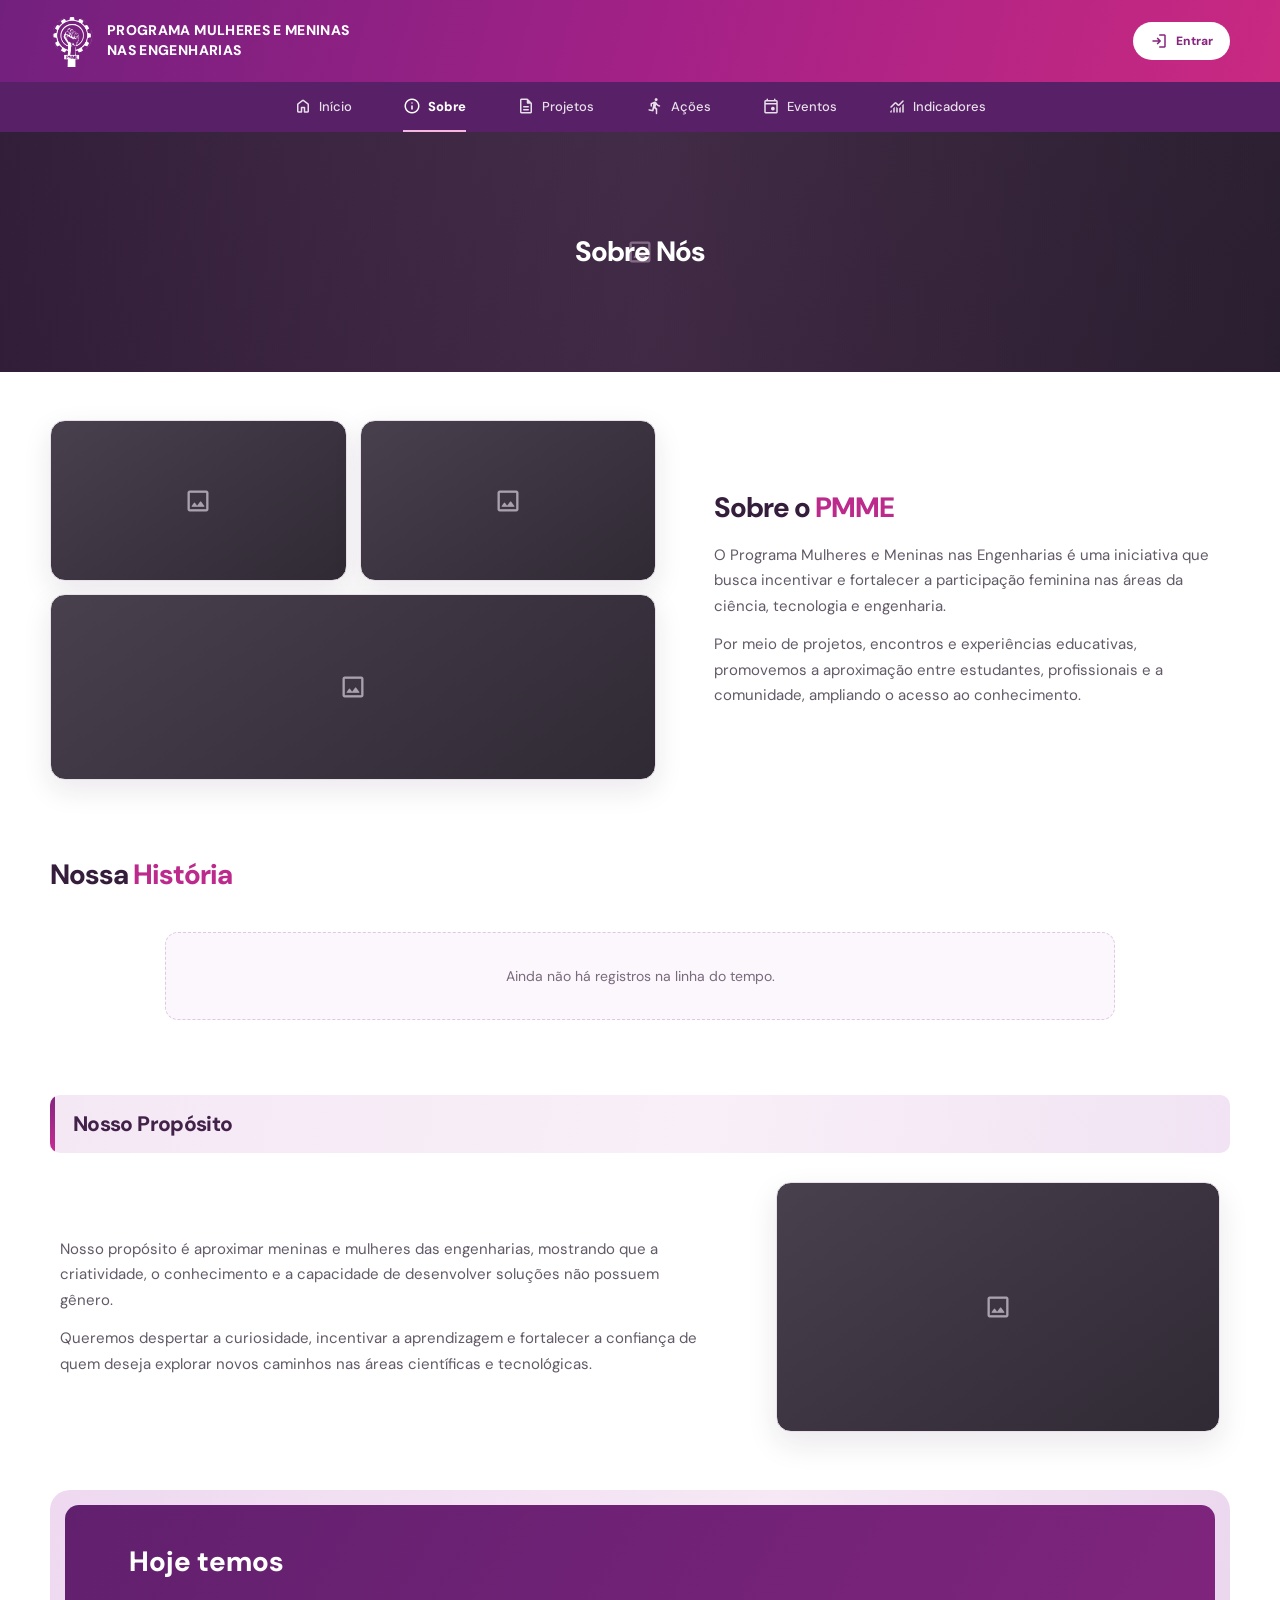
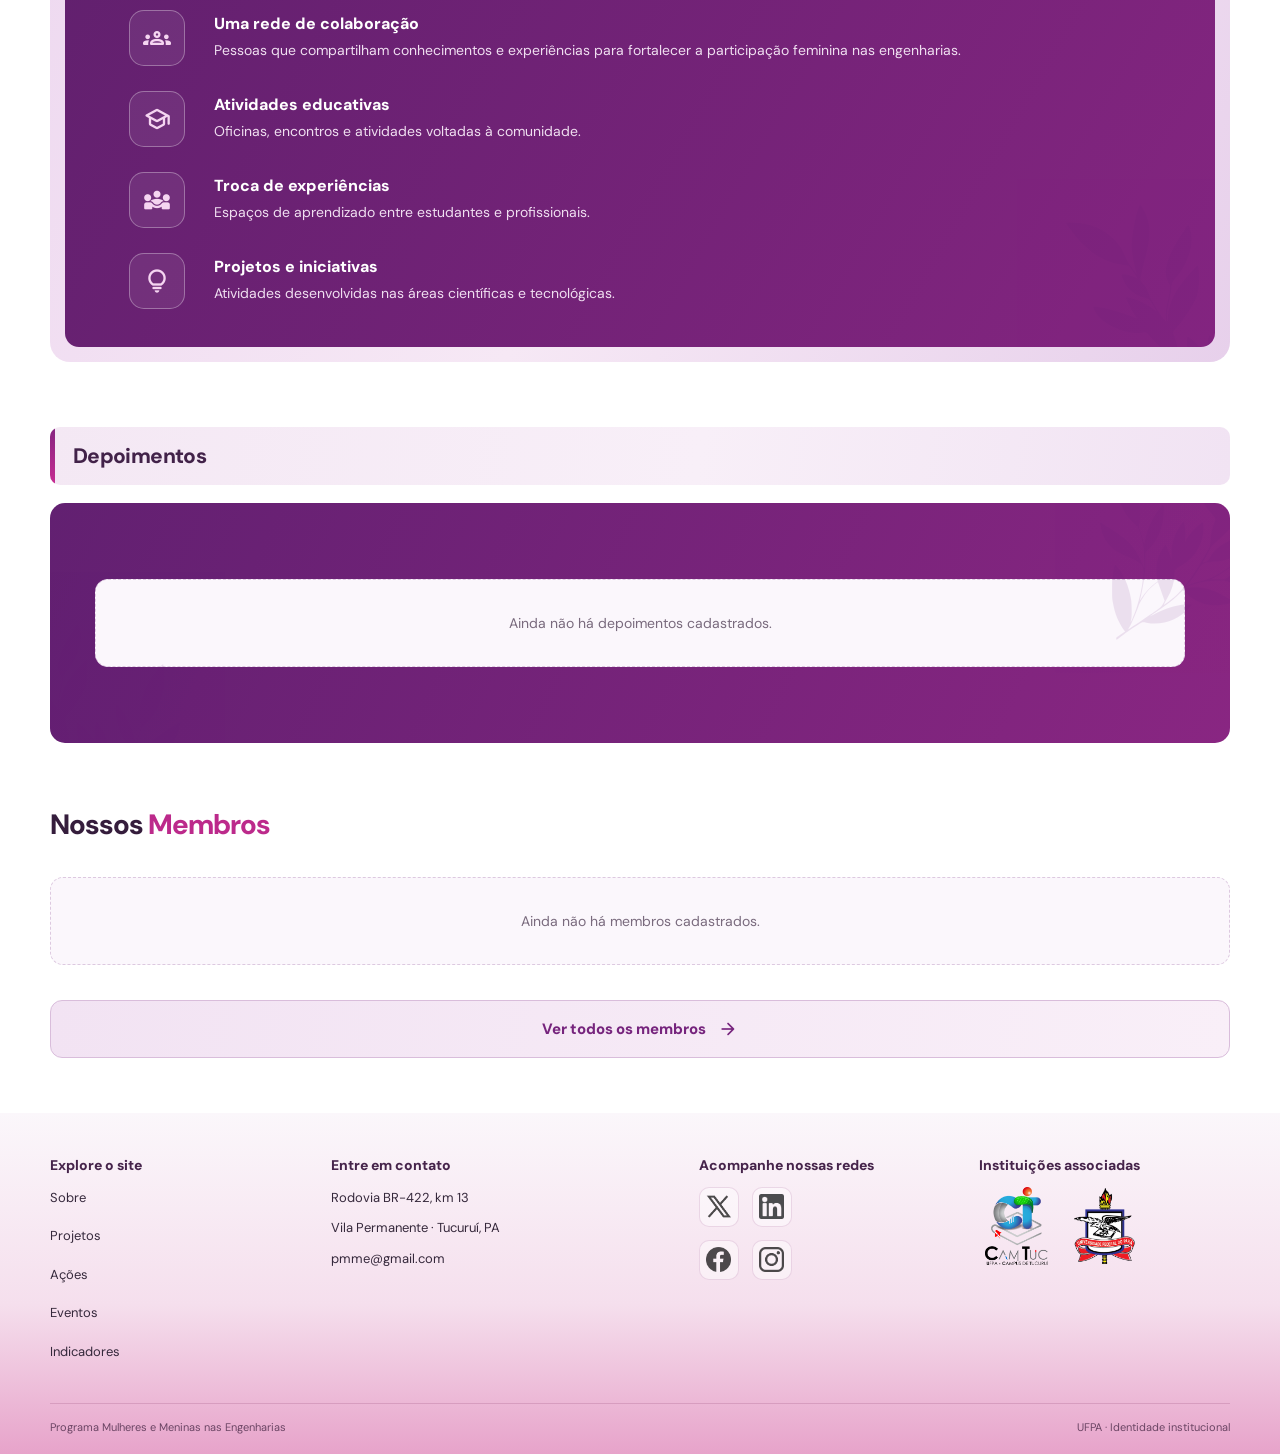
<file: sobre.html>
<!DOCTYPE html>

<html lang="pt-BR">
<head>
<meta charset="utf-8"/>
<meta content="width=device-width, initial-scale=1" name="viewport"/>
<meta content="#86247e" name="theme-color"/>
<meta content="Conheça o Programa Mulheres e Meninas nas Engenharias, sua história e seus membros." name="description"/>
<title>Sobre Nós | Mulheres e Meninas nas Engenharias</title>
<link href="https://fonts.googleapis.com" rel="preconnect"/>
<link crossorigin="" href="https://fonts.gstatic.com" rel="preconnect"/>
<link href="https://fonts.googleapis.com/css2?family=DM+Sans:wght@400;500;600;700;800&amp;family=Material+Symbols+Rounded" rel="stylesheet"/>
<link href="css/base.css" rel="stylesheet"/>
<link href="css/header.css" rel="stylesheet"/>
<link href="css/sobre.css" rel="stylesheet"/>
<link href="css/footer.css" rel="stylesheet"/>
<script defer="" src="js/components.js"></script>
<script defer="" src="js/dados.js"></script><script defer="" src="js/demonstracao.js"></script>
<script defer="" src="js/publico.js"></script><link href="css/criador.css" rel="stylesheet"/><script defer="True" src="js/criador-ui.js"></script><link rel="stylesheet" href="css/conta.css"><script defer src="js/auth.js"></script><script defer src="js/conta-ui.js"></script></head>
<body data-pagina="sobre">
<div id="header-container"></div>
<main id="conteudo-principal">
<section class="sobre-banner">
<div class="banner-imagem">
<span class="material-symbols-rounded">image</span>
</div>
<div class="banner-sombra"></div>
<div class="container banner-conteudo">
<h1>Sobre Nós</h1>
</div>
</section>
<section class="sobre-apresentacao">
<div class="container apresentacao-grade">
<div class="apresentacao-galeria">
<div class="galeria-foto galeria-foto-um">
<span class="material-symbols-rounded">image</span>
</div>
<div class="galeria-foto galeria-foto-dois">
<span class="material-symbols-rounded">image</span>
</div>
<div class="galeria-foto galeria-foto-tres">
<span class="material-symbols-rounded">image</span>
</div>
</div>
<div class="apresentacao-texto">
<h2>Sobre o <em>PMME</em></h2>
<p>
                        O Programa Mulheres e Meninas nas Engenharias
                        é uma iniciativa que busca incentivar e fortalecer
                        a participação feminina nas áreas da ciência,
                        tecnologia e engenharia.
                    </p>
<p>
                        Por meio de projetos, encontros e experiências
                        educativas, promovemos a aproximação entre
                        estudantes, profissionais e a comunidade,
                        ampliando o acesso ao conhecimento.
                    </p>
</div>
</div>
</section>
<section aria-labelledby="titulo-historia" class="sobre-historia">
<div class="container">
<h2 class="sobre-titulo" id="titulo-historia">
                    Nossa <em>História</em>
</h2>
<div class="linha-tempo" data-lista="historia"><p class="estado-vazio" role="status">Ainda não há registros na linha do tempo.</p></div>
</div>
</section>
<section class="sobre-proposito">
<div class="container">
<div class="titulo-faixa">
<h2>Nosso Propósito</h2>
</div>
<div class="proposito-grade">
<div class="proposito-texto">
<p>
                            Nosso propósito é aproximar meninas e mulheres
                            das engenharias, mostrando que a criatividade,
                            o conhecimento e a capacidade de desenvolver
                            soluções não possuem gênero.
                        </p>
<p>
                            Queremos despertar a curiosidade, incentivar
                            a aprendizagem e fortalecer a confiança
                            de quem deseja explorar novos caminhos
                            nas áreas científicas e tecnológicas.
                        </p>
</div>
<div class="proposito-imagem">
<span class="material-symbols-rounded">image</span>
</div>
</div>
</div>
</section>
<section class="sobre-hoje">
<div class="container">
<div class="hoje-moldura">
<div class="hoje-painel">
<h2>Hoje temos</h2>
<div class="hoje-lista">
<div class="hoje-item">
<div class="hoje-icone">
<span class="material-symbols-rounded">groups</span>
</div>
<div>
<h3>Uma rede de colaboração</h3>
<p>
                                        Pessoas que compartilham conhecimentos
                                        e experiências para fortalecer a
                                        participação feminina nas engenharias.
                                    </p>
</div>
</div>
<div class="hoje-item">
<div class="hoje-icone">
<span class="material-symbols-rounded">school</span>
</div>
<div>
<h3>Atividades educativas</h3>
<p>
                                        Oficinas, encontros e atividades
                                        voltadas à comunidade.
                                    </p>
</div>
</div>
<div class="hoje-item">
<div class="hoje-icone">
<span class="material-symbols-rounded">diversity_3</span>
</div>
<div>
<h3>Troca de experiências</h3>
<p>
                                        Espaços de aprendizado entre
                                        estudantes e profissionais.
                                    </p>
</div>
</div>
<div class="hoje-item">
<div class="hoje-icone">
<span class="material-symbols-rounded">lightbulb</span>
</div>
<div>
<h3>Projetos e iniciativas</h3>
<p>
                                        Atividades desenvolvidas nas áreas
                                        científicas e tecnológicas.
                                    </p>
</div>
</div>
</div>
</div>
</div>
</div>
</section>
<section class="sobre-depoimentos">
<div class="container">
<div class="titulo-faixa">
<h2>Depoimentos</h2>
</div>
<div class="depoimento-painel" data-lista="depoimentos"><p class="estado-vazio estado-vazio-claro" role="status">Ainda não há depoimentos cadastrados.</p></div>
</div>
</section>
<section aria-labelledby="titulo-membros" class="sobre-membros">
<div class="container">
<h2 class="sobre-titulo" id="titulo-membros">
                    Nossos <em>Membros</em>
</h2>
<div class="sobre-membros-grade" data-lista="membros"><p class="estado-vazio" role="status">Ainda não há membros cadastrados.</p></div>
<a class="botao-membros" href="membros.html">
<span>Ver todos os membros</span>
<span class="material-symbols-rounded">arrow_forward</span>
</a>
</div>
</section>
</main>
<div id="footer-container"></div>
</body>
</html>
</file>
<file: css/base.css>
*{box-sizing:border-box}html{scroll-behavior:smooth}body{margin:0;background:#fff;color:#27202b;font-family:'DM Sans',Arial,sans-serif;-webkit-font-smoothing:antialiased}img{max-width:100%;display:block}a{color:inherit}button,input{font:inherit}.material-symbols-rounded{font-variation-settings:'FILL' 0,'wght' 400,'GRAD' 0,'opsz' 24;line-height:1}h1,h2,h3,p{margin-top:0}.container{width:min(1180px,calc(100% - 64px));margin-inline:auto}.sobretitulo{font-size:11px;letter-spacing:.17em;font-weight:800;color:#a22b86;margin:0 0 11px}.secao{padding-block:68px}.secao-cabecalho{display:flex;justify-content:space-between;align-items:end;gap:24px;margin-bottom:27px}.secao-cabecalho h1,.secao-cabecalho h2{font-size: 28px;letter-spacing:-.045em;line-height:1.15;color:#351d3c;margin:0 0 10px;font-weight:800}.secao-descricao{font-size:15px;line-height:1.65;color:#706676;margin:0;max-width:650px}.marcador-secao{font-size:12px;letter-spacing:.1em;color:#ad99ae;white-space:nowrap}@media(max-width:650px){.container{width:min(100% - 36px,1180px)}.secao{padding-block:48px}.secao-cabecalho h1,.secao-cabecalho h2{font-size: 28px}.marcador-secao{display:none}}
/* Ritmo vertical mais compacto */
.secao{padding-block:44px}.secao-cabecalho{margin-bottom:22px}.sobretitulo{margin-bottom:7px}.secao-cabecalho h1,.secao-cabecalho h2{margin-bottom:7px}.secao-descricao{line-height:1.5}@media(max-width:650px){.secao{padding-block:32px}.secao-cabecalho{margin-bottom:18px}}

/* Conteúdo sem registros e imagens opcionais */
.estado-vazio{grid-column:1/-1;width:100%;margin:0;padding:32px 20px;border:1px dashed #ddc9e0;border-radius:13px;background:#fbf7fc;color:#796a7d;text-align:center;font-size:14px;line-height:1.6}
.estado-vazio-carrossel{min-width:min(550px,90vw);margin:0 0 0 -275px}
.estado-vazio-claro{background:transparent;color:#fff;border-color:#b990c2}
[hidden]{display:none!important}
.midia-publica{width:100%;height:100%;object-fit:cover;display:block}
.detalhe-estado{padding:75px 0;min-height:50vh}.detalhe-estado h1{font-size:28px}.detalhe-estado a{color:#86247e}
.linha-tempo:has(>.estado-vazio)::before{display:none}
@media(max-width:600px){.estado-vazio-carrossel{margin-left:-45vw}}
.cartaz-conteudo{width:100%;height:100%;display:grid;place-items:center}.cartaz{overflow:hidden;text-decoration:none}.cartaz img{width:100%;height:100%;object-fit:cover}.grafico-dados{display:flex;align-items:flex-end;justify-content:center;gap:25px;overflow:auto}.grafico-ano{display:flex;flex-direction:column;align-items:center;gap:8px;color:#625967;font-size:12px}.grafico-barras{height:165px;display:flex;align-items:flex-end;gap:5px}.grafico-barra{width:16px;border-radius:4px 4px 0 0}.barra-projetos{background:#86247e}.barra-acoes{background:#c74a9b}.barra-eventos{background:#dba7d8}
</file>
<file: css/header.css>
/* Aparência original do PMME, preservada no modo criador */
.cabecalho{color:#fff;position:relative;z-index:100}.cabecalho-superior{background:linear-gradient(105deg,#72207e 0%,#a42187 52%,#c92981 100%)}.topo-inner{min-height:82px;display:flex;align-items:center;justify-content:space-between;gap:24px}.marca{display:flex;align-items:center;gap:13px;text-decoration:none;min-width:0;color:#fff}.marca img{height:52px;width:44px;object-fit:contain;flex:none}.marca>span{font-size:14px;font-weight:800;letter-spacing:.025em;line-height:1.4}.marca-quebra{display:block}.menu-principal{background:#582067}.menu-inner{display:flex;align-items:center;justify-content:center;gap:clamp(22px,4vw,60px);min-height:50px}.menu-principal a{display:inline-flex;align-items:center;gap:7px;min-height:50px;color:#fff;text-decoration:none;font-size:13px;font-weight:500;white-space:nowrap;opacity:.86;border-bottom:2px solid transparent;transition:opacity .2s}.menu-principal a .material-symbols-rounded{font-size:18px}.menu-principal a.ativo,.menu-principal a[aria-current="page"]{font-weight:800;opacity:1;border-bottom-color:#f4b7df}.menu-principal a:hover{opacity:1}.botao-menu{display:none}.botao-entrar{display:inline-flex;align-items:center;gap:8px;padding:10px 17px;background:#fff;color:#86247e;text-decoration:none;border-radius:24px;font-size:12px;font-weight:800;white-space:nowrap;flex:none}.botao-entrar .material-symbols-rounded{font-size:18px}@media(max-width:1050px){.marca>span{font-size:12px}.menu-inner{gap:16px}}@media(max-width:760px){.topo-inner{min-height:70px;padding-block:12px;gap:10px}.marca{min-width:0;flex:1;gap:10px}.marca img{width:36px;height:44px}.marca>span{font-size:11px;line-height:1.4}.marca-quebra{display:inline}.botao-entrar{padding:8px 10px;font-size:10px;gap:5px}.botao-entrar .material-symbols-rounded{font-size:16px}.menu-principal,.menu-principal.menu-aberto{display:block;width:100%;overflow:visible;background:#582067}.menu-inner{width:100%;min-height:54px;display:flex;align-items:stretch;justify-content:space-between;gap:4px;padding:0}.menu-principal a{position:relative;flex:1 1 0;min-width:0;min-height:54px;display:flex;align-items:center;justify-content:center;gap:0;padding:8px 2px;color:#fff;background:transparent;border:none;border-bottom:2px solid transparent;border-radius:0;font-size:0;font-weight:500;white-space:nowrap;opacity:.75}.menu-principal a .material-symbols-rounded{flex:none;font-size:22px;line-height:1;font-variation-settings:"FILL" 0,"wght" 350,"GRAD" 0,"opsz" 24}.menu-principal a.ativo,.menu-principal a[aria-current="page"]{flex:2.2 1 0;gap:7px;padding-inline:8px;color:#fff;background:transparent;border-bottom:2px solid #f4b7df;font-size:12px;font-weight:800;opacity:1}.menu-principal a.ativo::after,.menu-principal a[aria-current="page"]::after{display:none}.menu-principal a:hover{background:transparent;opacity:1}}@media(max-width:380px){.marca>span{font-size:10px}.botao-entrar span:last-child{display:none}.menu-inner{gap:2px}.menu-principal a{min-height:50px}.menu-principal a .material-symbols-rounded{font-size:20px}.menu-principal a.ativo,.menu-principal a[aria-current="page"]{flex:2.5 1 0;gap:5px;padding-inline:5px;font-size:11px}}
</file>
<file: css/inicio.css>
.projetos {
    padding-top: 42px;
    padding-bottom: 22px;
    background: linear-gradient(
        180deg,
        #ffffff 0%,
        #fdfbfe 100%
    );
    overflow: hidden;
}

.projetos .secao-cabecalho,
.parceiros .secao-cabecalho {
    margin-bottom: 28px;
}

.projetos .secao-cabecalho h1,
.parceiros .secao-cabecalho h2 {
    margin: 0;
    color: #351d3c;
    font-size: 28px;
    line-height: 1.2;
    font-weight: 800;
    letter-spacing: -.035em;
}

.projetos .secao-cabecalho em,
.parceiros .secao-cabecalho em {
    font-style: normal;
    color: #bc2a8b;
}

.carrossel-moldura {
    position: relative;
    width: 100%;
    overflow: hidden;
}

.carrossel-trilho {
    display: flex;
    align-items: center;
    gap: 18px;
    width: max-content;
    position: relative;
    left: 50%;
    transform: translateX(0);
    transition: transform .5s ease-in-out;
    will-change: transform;
}

.cartaz {
    width: clamp(230px, 25vw, 294px);
    aspect-ratio: 3 / 4;
    flex: none;
    border-radius: 14px;
    background: linear-gradient(
        145deg,
        #3c3942,
        #282630
    );
    border: 1px solid #e7e0e8;
    display: grid;
    place-items: center;
    box-shadow: 0 9px 25px rgba(54, 26, 61, .09);
    transition:
        opacity .5s ease,
        scale .5s ease;
}

.cartaz .material-symbols-rounded {
    font-size: 28px;
    color: #a7a0ae;
}

.cartaz-lateral {
    opacity: .62;
    scale: .95;
}

.seta {
    position: absolute;
    top: 50%;
    transform: translateY(-50%);
    width: 40px;
    height: 40px;
    padding: 0;
    background: #fff;
    border: 1px solid #e7e1e8;
    box-shadow: 0 4px 14px rgba(45, 23, 48, .10);
    border-radius: 50%;
    display: grid;
    place-items: center;
    color: #8c508e;
    cursor: pointer;
    z-index: 5;
    transition:
        background .2s ease,
        color .2s ease;
}

.seta .material-symbols-rounded {
    font-size: 24px;
}

.seta:hover {
    background: #f8edf7;
    color: #9b287f;
}

.seta-esquerda {
    left: 18px;
}

.seta-direita {
    right: 18px;
}

.pontos {
    display: flex;
    justify-content: center;
    gap: 8px;
    padding: 15px 0 0;
}

.pontos i {
    width: 7px;
    height: 7px;
    border-radius: 20px;
    background: #d9d0db;
    transition:
        width .3s ease,
        background .3s ease;
}

.pontos i.selecionado {
    width: 25px;
    background: #a32d87;
}

.sobre-programa {
    position: relative;
    overflow: hidden;
    padding: 43px 0;
    background: #fff;
}

.sobre-programa::after {
    content: "";
    position: absolute;
    right: -95px;
    bottom: -90px;
    width: 470px;
    height: 470px;
    background: url("../assets/galhos.svg") center / contain no-repeat;
    opacity: .09;
    pointer-events: none;
}

.sobre-grade {
    display: grid;
    grid-template-columns: 1fr 1fr;
    gap: clamp(28px, 4vw, 62px);
    align-items: center;
}

.sobre-texto {
    position: relative;
    z-index: 1;
}

.sobre-texto h2 {
    margin: 0 0 18px;
    color: #351d3c;
    font-size: 28px;
    line-height: 1.2;
    letter-spacing: -.035em;
    font-weight: 800;
}

.sobre-texto h2 em {
    font-style: normal;
    color: #bc2a8b;
}

.sobre-texto p {
    margin: 0 0 13px;
    color: #625967;
    font-size: 15px;
    line-height: 1.7;
}

.link-decorativo {
    display: inline-flex;
    align-items: center;
    gap: 8px;
    margin-top: 8px;
    color: #9b287f;
    font-size: 14px;
    font-weight: 700;
    text-decoration: none;
    transition: color .2s ease;
}

.link-decorativo:hover {
    color: #61206e;
}

.link-decorativo .material-symbols-rounded {
    font-size: 18px;
}

.sobre-fotos {
    height: 300px;
    position: relative;
    z-index: 1;
}

.linha-decorativa {
    position: absolute;
    left: 6%;
    top: 11%;
    right: 4%;
    bottom: 11%;
    border: 2px solid #d52d95;
    border-radius: 14px;
}

.foto {
    position: absolute;
    display: grid;
    place-items: center;
    background: linear-gradient(
        135deg,
        #48404c,
        #302a35
    );
    border-radius: 12px;
    border: 4px solid #fff;
    box-shadow: 0 14px 35px rgba(56, 37, 60, .14);
    color: #b2a8b5;
}

.foto .material-symbols-rounded {
    font-size: 28px;
}

.foto-um {
    left: 0;
    top: 0;
    width: 53%;
    height: 74%;
}

.foto-dois {
    right: 0;
    bottom: 0;
    width: 53%;
    height: 74%;
}

.faixa-indicadores {
    padding: 30px 0 29px;
    position: relative;
    isolation: isolate;
    overflow: hidden;
    background: linear-gradient(
        100deg,
        #b988bd 0%,
        #f3c1d9 52%,
        #c594c4 100%
    );
}

.faixa-indicadores::before,
.faixa-indicadores::after {
    content: "";
    position: absolute;
    width: 355px;
    height: 355px;
    top: 50%;
    background: url("../assets/galhos.svg") center / contain no-repeat;
    opacity: .25;
    pointer-events: none;
    z-index: -1;
}

.faixa-indicadores::before {
    left: -105px;
    transform: translateY(-50%);
}

.faixa-indicadores::after {
    right: -105px;
    transform: translateY(-50%) scaleX(-1);
}

.faixa-indicadores > .container {
    position: relative;
    z-index: 1;
}

.faixa-titulo {
    text-align: center;
    margin-bottom: 20px;
}

.faixa-titulo h2 {
    margin: 0;
    color: #4d2355;
    font-size: 24px;
    line-height: 1.25;
    font-weight: 800;
    letter-spacing: -.03em;
}

.indicadores-inner {
    display: grid;
    grid-template-columns: repeat(4, 1fr);
    gap: 18px;
    text-align: center;
}

.indicadores-inner > div {
    padding: 5px 8px;
    display: flex;
    flex-direction: column;
    gap: 8px;
    border-right: 1px solid rgba(125, 60, 125, .22);
}

.indicadores-inner > div:last-child {
    border-right: 0;
}

.indicadores-inner strong {
    color: #61206b;
    font-size: 28px;
    line-height: 1.1;
    font-weight: 800;
}

.indicadores-inner span {
    color: #42283f;
    font-size: 13px;
    font-weight: 700;
}

.parceiros {
    padding: 40px 0 44px;
    background: #fff;
}

.parceiros-grade {
    display: grid;
    grid-template-columns: repeat(4, minmax(0, 1fr));
    gap: 22px;
}

.parceiro {
    min-width: 0;
    border: 1px solid #eee7ef;
    border-radius: 16px;
    padding: 22px 12px 19px;
    text-align: center;
    display: flex;
    flex-direction: column;
    align-items: center;
    gap: 14px;
    box-shadow: 0 6px 20px rgba(76, 41, 84, .04);
}

.parceiro-imagem {
    height: 132px;
    width: 132px;
    max-width: 100%;
    border-radius: 13px;
    background: #39333f;
    display: grid;
    place-items: center;
    color: #aaa1ae;
}

.parceiro-imagem .material-symbols-rounded {
    font-size: 28px;
}

.parceiro > span {
    color: #4f4553;
    font-size: 13px;
    font-weight: 700;
}

@media (max-width: 850px) {
    .sobre-grade {
        grid-template-columns: 1fr;
        gap: 32px;
    }

    .sobre-programa {
        padding: 36px 0;
    }

    .sobre-fotos {
        max-width: 580px;
        width: 100%;
        height: 290px;
        margin: auto;
    }

    .parceiros-grade {
        grid-template-columns: repeat(2, minmax(0, 1fr));
    }

    .cartaz {
        width: 240px;
    }

    .faixa-indicadores {
        padding: 28px 0;
    }
}

@media (max-width: 560px) {
    .projetos {
        padding-top: 28px;
        padding-bottom: 17px;
    }

    .projetos .secao-cabecalho,
    .parceiros .secao-cabecalho {
        margin-bottom: 22px;
    }

    .projetos .secao-cabecalho h1,
    .parceiros .secao-cabecalho h2 {
        font-size: 24px;
    }

    .cartaz {
        width: 205px;
    }

    .carrossel-trilho {
        gap: 12px;
    }

    .seta {
        width: 34px;
        height: 34px;
    }

    .seta-esquerda {
        left: 10px;
    }

    .seta-direita {
        right: 10px;
    }

    .sobre-programa {
        padding: 30px 0;
    }

    .sobre-texto h2 {
        font-size: 24px;
    }

    .sobre-texto p {
        font-size: 14px;
    }

    .sobre-fotos {
        height: 245px;
    }

    .foto .material-symbols-rounded {
        font-size: 26px;
    }

    .indicadores-inner {
        grid-template-columns: repeat(2, minmax(0, 1fr));
        gap: 18px 6px;
    }

    .indicadores-inner > div:nth-child(2) {
        border-right: 0;
    }

    .indicadores-inner strong {
        font-size: 26px;
    }

    .faixa-indicadores::before,
    .faixa-indicadores::after {
        width: 240px;
        height: 240px;
    }

    .faixa-indicadores::before {
        left: -115px;
    }

    .faixa-indicadores::after {
        right: -115px;
    }

    .faixa-titulo {
        margin-bottom: 16px;
    }

    .faixa-titulo h2 {
        font-size: 22px;
    }

    .parceiros {
        padding: 32px 0;
    }

    .parceiros-grade {
        gap: 12px;
    }

    .parceiro {
        padding: 16px 8px;
    }

    .parceiro-imagem {
        height: 110px;
        width: 110px;
    }
}

@media (prefers-reduced-motion: reduce) {
    .cartaz,
    .seta,
    .pontos i,
    .link-decorativo {
        transition: none;
    }
}
</file>
<file: css/footer.css>
.rodape{background:linear-gradient(180deg,#fbf7fb 0%,#f5dfed 56%,#e7a3ca 100%);padding:60px 0 24px;color:#35283b}.rodape-grade{display:grid;grid-template-columns:1fr 1.35fr 1fr 1fr;gap:44px;padding-bottom:50px}.rodape h3{font-size:14px;margin:0 0 18px;font-weight:800;color:#46244b}.rodape ul{list-style:none;padding:0;margin:0;display:grid;gap:11px}.rodape li,.rodape p{font-size:13px;line-height:1.65;margin:0 0 9px}.rodape a{text-decoration:none}.rodape a:hover{text-decoration:underline}.redes{display:grid;grid-template-columns:repeat(2,40px);gap:13px}.redes span{height:40px;width:40px;display:grid;place-items:center;border:1px solid #a75a9633;border-radius:10px;background:#ffffff77}.redes img{width:25px;height:25px;object-fit:contain}.associados{display:flex;align-items:center;gap:14px}.associados img{width:74px;height:78px;object-fit:contain}.contato-nota{font-size:11px!important;color:#755e72;margin-top:15px!important}.rodape-base{border-top:1px solid #9d568144;padding-top:20px;display:flex;justify-content:space-between;gap:20px;font-size:11px;color:#6b4564}@media(max-width:850px){.rodape-grade{grid-template-columns:repeat(2,1fr);gap:30px}.rodape{padding-top:45px}}@media(max-width:500px){.rodape-grade{grid-template-columns:1fr;gap:26px;padding-bottom:30px}.rodape-base{flex-direction:column;gap:7px}}
/* Rodapé alinhado ao novo ritmo vertical */
.rodape{padding-top:43px;padding-bottom:20px}.rodape-grade{padding-bottom:32px;gap:30px}.rodape h3{margin-bottom:13px}.rodape ul{gap:8px}.rodape-base{padding-top:16px}@media(max-width:850px){.rodape{padding-top:36px}}
</file>
<file: css/criador.css>
/* Recursos exclusivos da versão do criador */
.faixa-criador{background:#f6eef7;border-bottom:1px solid #e9d5eb;color:#4d2358}.faixa-criador .container{display:flex;align-items:center;justify-content:space-between;gap:15px;flex-wrap:wrap;padding-block:12px}.faixa-criador strong{font-size:13px}.faixa-criador p{margin:3px 0 0;font-size:12px}.acoes-criador{display:flex;align-items:center;flex-wrap:wrap;gap:8px}.acao-criador,.acao-criador:visited{display:inline-flex;align-items:center;justify-content:center;gap:7px;padding:10px 15px;background:#72207e;color:#fff!important;border-radius:9px;text-decoration:none;font-size:12px;font-weight:800;transition:background .2s}.acao-criador:hover{background:#a42187}.acao-criador .material-symbols-rounded{font-size:17px}.acao-criador.secundario{background:#fff;color:#72207e!important;border:1px solid #dec3e0}.criador-pagina{padding:38px 0 80px;min-height:60vh;background:#faf8fb}.criador-pagina h1{font-size:28px;color:#4c2357;margin:0 0 9px}.criador-pagina h2{font-size:20px;color:#4c2357}.criador-pagina p{font-size:14px;color:#6e6072;line-height:1.6}.painel-grade{display:grid;grid-template-columns:repeat(3,minmax(0,1fr));gap:18px;margin-top:26px}.painel-card,.formulario-card,.lista-card{background:#fff;border:1px solid #e9dce9;border-radius:16px;padding:24px;box-shadow:0 8px 24px rgba(50,24,60,.04)}.painel-card .material-symbols-rounded{font-size:28px;color:#a42187}.painel-card h2{margin:14px 0 8px}.painel-card p{min-height:52px}.painel-card .acao-criador{margin-top:14px}.formulario-card{max-width:820px;margin:24px auto}.formulario-card label{display:block;font-size:13px;font-weight:800;color:#4c2357;margin-bottom:7px}.formulario-card input:not([type=checkbox]),.formulario-card select,.formulario-card textarea{width:100%;border:1px solid #d7c8da;border-radius:9px;background:#fff;color:#32243a;padding:12px 13px;font:inherit;font-size:14px}.formulario-card textarea{min-height:110px;resize:vertical}.formulario-card .campo{margin-bottom:18px}.formulario-card .linha{display:grid;grid-template-columns:1fr 1fr;gap:18px}.formulario-card .check{display:flex;align-items:center;gap:9px;margin:12px 0 20px;font-size:13px}.formulario-card .check label{margin:0}.formulario-card .botoes{display:flex;gap:10px;flex-wrap:wrap}.formulario-card button{border:0;cursor:pointer}.imagem-preview{min-height:160px;max-width:320px;display:grid;place-items:center;background:#eeeaf0;border:1px dashed #c7b7cb;border-radius:12px;margin-top:12px;overflow:hidden;color:#766a7b}.imagem-preview img{width:100%;height:200px;object-fit:cover}.imagem-preview .material-symbols-rounded{font-size:28px}.lista-card{margin-top:24px}.lista-card ul{list-style:none;padding:0;margin:12px 0 0}.lista-card li{display:flex;align-items:center;justify-content:space-between;gap:12px;padding:12px 0;border-top:1px solid #f0e8f0;font-size:13px}.lista-card li .grupo-botoes{display:flex;gap:8px}.lista-card button,.lista-card a{font:inherit;color:#72207e;background:#f5eaf5;border:0;border-radius:7px;padding:7px 10px;cursor:pointer;text-decoration:none}.aviso-local{background:#fff5df;border-left:3px solid #dbac45;padding:12px 16px;border-radius:6px;margin-top:18px;font-size:12px!important}.status-editor{min-height:22px;color:#72207e;font-size:13px!important}.status-editor.erro{color:#a52b3d}@media(max-width:760px){.painel-grade{grid-template-columns:1fr}.faixa-criador .container{align-items:flex-start}.formulario-card .linha{grid-template-columns:1fr}.criador-pagina{padding-top:25px}.criador-pagina h1{font-size:25px}.painel-card p{min-height:0}}
</file>
<file: css/conta.css>
.cabecalho-conta{display:flex;align-items:center;gap:12px;min-width:0}.conta-pesquisa{height:36px;display:flex;align-items:center;background:#fff;border-radius:24px;padding:0 9px 0 14px}.conta-pesquisa input{width:135px;border:0;outline:0;background:transparent;font:inherit;font-size:12px;color:#382040}.conta-pesquisa button,.conta-icone,.conta-sair{border:0;background:transparent;color:#fff;cursor:pointer;display:grid;place-items:center;padding:5px}.conta-pesquisa button{color:#76247d}.conta-icone .material-symbols-rounded,.conta-sair .material-symbols-rounded{font-size:21px}.conta-perfil{display:flex;align-items:center;gap:8px;text-decoration:none;color:#fff;font-size:12px;font-weight:700}.conta-avatar{width:36px;height:36px;border-radius:50%;background:#ffdb77;color:#86247e;display:grid;place-items:center;font-weight:800;overflow:hidden}.conta-avatar img{width:100%;height:100%;object-fit:cover}.conta-painel{color:#fff;font-size:12px;text-decoration:none;border:1px solid #ffffff80;padding:8px 11px;border-radius:20px;font-weight:700}.conta-sair{color:#fff}.auth-page{min-height:100vh;background:linear-gradient(160deg,#72207e,#b62b87 55%,#f4eaf5);padding:42px 18px}.auth-logo{display:flex;align-items:center;justify-content:center;gap:14px;color:#fff;text-align:left;margin:0 auto 28px;max-width:530px}.auth-logo img{width:62px;height:72px;object-fit:contain}.auth-logo strong{font-size:20px;line-height:1.25}.auth-wrap{max-width:880px;margin:auto;background:#f9f3fa;border-radius:18px;padding:30px;box-shadow:0 14px 42px #3c104b33}.auth-grid{display:grid;grid-template-columns:1fr 1fr;gap:28px}.auth-form{background:#fff;border-radius:12px;padding:24px;display:flex;flex-direction:column;gap:11px}.auth-form h2{font-size:21px;color:#582067}.auth-form label{font-size:12px;color:#582067;font-weight:700}.auth-form input,.profile-form input{width:100%;padding:11px 12px;border:1px solid #d7c8d9;border-radius:8px;font:inherit;font-size:13px}.auth-form button,.profile-form button{background:#582067;color:#fff;border:0;border-radius:8px;padding:12px;font:inherit;font-size:13px;font-weight:700;cursor:pointer}.auth-help{font-size:12px;color:#6c5672}.auth-error{color:#a61954;font-size:12px;min-height:18px}.auth-back{display:block;text-align:center;color:#582067;margin-top:18px;font-size:13px}.profile-main{max-width:680px;margin:42px auto;padding:0 20px}.profile-card{background:#fff;border:1px solid #eaddeb;border-radius:16px;padding:26px;box-shadow:0 8px 28px #58206712}.profile-form{display:grid;gap:14px;margin-top:18px}.profile-form label{display:grid;gap:6px;font-size:13px}.profile-photo{width:90px;height:90px;border-radius:50%;object-fit:cover;background:#ead9ee}.profile-initial{width:90px;height:90px;border-radius:50%;background:#ead9ee;display:grid;place-items:center;font-size:28px;color:#582067}@media(max-width:900px){.conta-pesquisa{display:none}.conta-nome{display:none}}@media(max-width:760px){.cabecalho-conta{gap:5px}.conta-painel{font-size:10px;padding:6px}.conta-avatar{width:30px;height:30px}.conta-icone{display:none}.auth-grid{grid-template-columns:1fr}.auth-wrap{padding:16px}.auth-form{padding:18px}.auth-logo strong{font-size:16px}}@media(max-width:390px){.conta-painel{display:none}.conta-sair{padding:2px}}
</file>
<file: css/acoes.css>
.catalogo-acoes {
    min-height: 65vh;
    padding: 42px 0 65px;
    background: linear-gradient(
        180deg,
        #ffffff 0%,
        #fdfbfe 100%
    );
}

.catalogo-titulo {
    margin: 0 0 28px;
    color: #351d3c;
    font-size: 28px;
    line-height: 1.2;
    font-weight: 800;
    letter-spacing: -.035em;
}

.catalogo-titulo em {
    font-style: normal;
    color: #bc2a8b;
}

.catalogo-grade {
    display: grid;
    grid-template-columns: repeat(5, minmax(0, 1fr));
    gap: 30px 18px;
}

.acao-card {
    min-width: 0;
    display: flex;
    flex-direction: column;
    gap: 11px;
}

.acao-capa {
    width: 100%;
    aspect-ratio: 3 / 4;
    display: grid;
    place-items: center;
    overflow: hidden;
    border-radius: 13px;
    background: linear-gradient(
        145deg,
        #403943,
        #282630
    );
    border: 1px solid #e7e0e8;
    box-shadow: 0 8px 24px rgba(54, 26, 61, .09);
    transition:
        transform .3s ease,
        box-shadow .3s ease,
        border-color .3s ease;
}

.acao-capa > .material-symbols-rounded {
    font-size: 28px;
    color: #aaa1ae;
}

.acao-informacoes {
    display: flex;
    flex-direction: column;
    gap: 5px;
    padding: 0 3px;
}

.acao-informacoes h2 {
    margin: 0 0 3px;
    color: #3c3041;
    font-size: 14px;
    line-height: 1.4;
    font-weight: 700;
    transition: color .2s ease;
}

.acao-informacoes p {
    margin: 0;
    display: flex;
    align-items: flex-start;
    gap: 6px;
    color: #786e7d;
    font-size: 12px;
    line-height: 1.5;
}

.acao-informacoes p .material-symbols-rounded {
    flex-shrink: 0;
    font-size: 15px;
    line-height: 1.5;
    color: #a32d87;
}

.acao-card:hover .acao-capa {
    transform: translateY(-5px);
    box-shadow: 0 15px 32px rgba(54, 26, 61, .16);
    border-color: #d7bdd9;
}

.acao-card:hover .acao-informacoes h2 {
    color: #a32d87;
}

@media (max-width: 1100px) {
    .catalogo-grade {
        grid-template-columns: repeat(4, minmax(0, 1fr));
    }
}

@media (max-width: 850px) {
    .catalogo-acoes {
        padding: 35px 0 50px;
    }

    .catalogo-titulo {
        font-size: 26px;
        margin-bottom: 25px;
    }

    .catalogo-grade {
        grid-template-columns: repeat(3, minmax(0, 1fr));
        gap: 26px 15px;
    }
}

@media (max-width: 560px) {
    .catalogo-acoes {
        padding: 28px 0 45px;
    }

    .catalogo-titulo {
        margin-bottom: 22px;
        font-size: 24px;
    }

    .catalogo-grade {
        grid-template-columns: repeat(2, minmax(0, 1fr));
        gap: 24px 13px;
    }

    .acao-capa {
        border-radius: 11px;
    }

    .acao-capa > .material-symbols-rounded {
        font-size: 26px;
    }

    .acao-card {
        gap: 9px;
    }

    .acao-informacoes h2 {
        font-size: 13px;
    }

    .acao-informacoes p {
        font-size: 11px;
    }

    .acao-informacoes p .material-symbols-rounded {
        font-size: 14px;
    }
}

@media (prefers-reduced-motion: reduce) {
    .acao-capa,
    .acao-informacoes h2 {
        transition: none;
    }

    .acao-card:hover .acao-capa {
        transform: none;
    }
}
</file>
<file: css/administrador.css>
:root{--purple:#72207e;--deep:#582067;--pink:#c92981;--ink:#351d3c;--muted:#75687b;--line:#eaddec;--soft:#fbf7fc;--side:248px}*{box-sizing:border-box}body.admin-body{margin:0;background:#f7f3f8;color:var(--ink);font-family:'DM Sans',Arial,sans-serif;font-size:13px}button,input,textarea,select{font:inherit}button{cursor:pointer}a{text-decoration:none}h1,h2,h3{font-size:inherit}.admin-app{min-height:100vh}.admin-header{height:72px;position:sticky;top:0;z-index:30;display:flex;align-items:center;gap:16px;padding:0 27px;color:#fff;background:linear-gradient(105deg,#72207e 0%,#a42187 52%,#c92981 100%);box-shadow:0 3px 15px #46134618}.admin-icon-btn{border:0;background:transparent;color:inherit;width:36px;height:36px;display:grid;place-items:center;border-radius:9px}.admin-icon-btn:hover{background:#ffffff22}.admin-icon-btn .material-symbols-rounded{font-size:24px}.admin-brand{color:#fff;display:flex;align-items:center;gap:12px;min-width:0;font-weight:800;font-size:14px;letter-spacing:.01em}.admin-brand img{width:43px;height:48px;object-fit:contain}.admin-header-right{display:flex;align-items:center;gap:13px;margin-left:auto}.admin-search{height:36px;width:min(240px,25vw);display:flex;align-items:center;gap:6px;background:#fff;border-radius:25px;padding:0 12px;color:#8c7891}.admin-search input{border:0;outline:0;width:100%;min-width:0;color:#351d3c;background:transparent;font-size:12px}.admin-search .material-symbols-rounded{font-size:19px}.admin-avatar{width:37px;height:37px;border:2px solid #fff;border-radius:50%;background:#ffdc83;color:#72207e;font-weight:800}.admin-sidebar{position:fixed;z-index:20;left:0;top:72px;bottom:0;width:var(--side);display:flex;flex-direction:column;overflow:auto;background:linear-gradient(155deg,#70217d,#ac3b99 72%,#bf5fae);color:#fff;padding:19px 12px 18px;transition:transform .2s,width .2s}.side-caption{font-size:10px;font-weight:800;letter-spacing:.12em;color:#f8d6f1;padding:16px 13px 5px;margin:0}.side-group{display:grid;gap:3px}.side-link,.sidebar-bottom a{width:100%;display:flex;align-items:center;gap:13px;text-align:left;padding:11px 13px;background:transparent;border:0;color:#fff;border-radius:10px;font-weight:600;font-size:12px}.side-link .material-symbols-rounded,.sidebar-bottom .material-symbols-rounded{font-size:20px;color:#fff}.side-link:hover,.sidebar-bottom a:hover{background:#ffffff16}.side-link.ativo{background:#ffffff25;box-shadow:inset 3px 0 #ffd1f0}.sidebar-bottom{margin-top:auto;padding-top:16px;border-top:1px solid #ffffff30}.admin-main{margin-left:var(--side);min-height:calc(100vh - 72px);display:flex;flex-direction:column;transition:margin-left .2s}.admin-content{width:min(1180px,100%);padding:33px 34px 48px;margin:0 auto;flex:1}.page-heading{display:flex;align-items:center;justify-content:space-between;gap:15px;margin-bottom:25px}.eyebrow{font-size:10px;color:#a42c88;letter-spacing:.15em;font-weight:800;margin:0 0 6px}.page-heading h1{font-size:28px;line-height:1.2;margin:0 0 7px}.page-heading p:last-child{font-size:13px;color:var(--muted);margin:0}.outline-link{display:inline-flex;align-items:center;gap:6px;border:1px solid #d7b9dc;color:#76247d;padding:10px 13px;border-radius:9px;background:#fff;font-weight:700;white-space:nowrap}.outline-link .material-symbols-rounded{font-size:18px}.admin-card{background:#fff;border:1px solid var(--line);border-radius:14px;padding:21px;box-shadow:0 6px 24px #3d164c09}.admin-card h2{font-size:16px;margin:0 0 16px;display:flex;align-items:center;gap:9px}.admin-card h2 .material-symbols-rounded{font-size:20px;color:#a52c88}.admin-grid{display:grid;gap:17px}.admin-grid.two{grid-template-columns:repeat(2,minmax(0,1fr))}.stats-grid{display:grid;grid-template-columns:repeat(5,minmax(0,1fr));gap:13px;margin-bottom:19px}.stat{padding:19px 10px;text-align:center;background:#fff;border:1px solid var(--line);border-radius:13px}.stat .material-symbols-rounded{color:#a32d87;font-size:24px}.stat strong{display:block;font-size:24px;margin:6px 0 4px}.stat span:last-child{font-size:11px;color:var(--muted);font-weight:700}.quick-grid{display:grid;grid-template-columns:repeat(3,minmax(0,1fr));gap:13px;margin-bottom:19px}.quick-link{border:1px solid #e7d4e9;background:#fff;border-radius:13px;padding:17px;display:flex;align-items:center;gap:10px;color:var(--ink);font-weight:800;text-align:left}.quick-link .material-symbols-rounded{color:#a32d87;font-size:22px}.quick-link:hover{border-color:#b94a9c;background:#fcf7fc}.muted{color:var(--muted);line-height:1.6}.empty{padding:22px;border:1px dashed #dcc9df;border-radius:10px;background:#fcf9fd;color:#796b7e}.list-row{display:flex;align-items:center;justify-content:space-between;gap:15px;border-bottom:1px solid #f0e6f1;padding:12px 0}.list-row:last-child{border-bottom:0}.list-row strong{display:block;font-size:13px}.list-row small{display:block;color:var(--muted);margin-top:4px}.admin-actions{display:flex;align-items:center;gap:8px;flex-wrap:wrap}.primary-btn,.secondary-btn,.danger-btn{border:0;border-radius:9px;padding:10px 14px;display:inline-flex;align-items:center;justify-content:center;gap:7px;font-size:12px;font-weight:800}.primary-btn{background:#86247e;color:#fff}.primary-btn:hover{background:#69216d}.secondary-btn{background:#f4e8f5;color:#72207e}.danger-btn{background:#fff0f1;color:#b72d51}.primary-btn .material-symbols-rounded,.secondary-btn .material-symbols-rounded{font-size:18px}.field{display:flex;flex-direction:column;gap:6px;min-width:0}.field label{font-size:12px;font-weight:800;color:#4d3654}.field input,.field select,.field textarea{width:100%;border:1px solid #d9c9dd;border-radius:9px;background:#fff;color:#351d3c;padding:11px 12px;outline:0;font-size:13px}.field textarea{resize:vertical;min-height:95px}.field input:focus,.field select:focus,.field textarea:focus{border-color:#a32d87;box-shadow:0 0 0 3px #a32d8716}.form-grid{display:grid;grid-template-columns:repeat(2,minmax(0,1fr));gap:14px}.field.full{grid-column:1/-1}.form-actions{display:flex;justify-content:flex-end;gap:8px;margin-top:16px;flex-wrap:wrap}.admin-table{width:100%;border-collapse:collapse}.admin-table th,.admin-table td{text-align:left;padding:12px 10px;border-bottom:1px solid #f0e6f1;vertical-align:middle}.admin-table th{font-size:11px;color:#7c6b81}.role-chip{display:inline-block;border-radius:30px;padding:5px 9px;background:#f3e4f3;color:#76247d;font-weight:800;font-size:11px}.role-chip.admin{background:#e8d4f0}.status-dot{width:8px;height:8px;background:#36ad78;display:inline-block;border-radius:50%;margin-right:5px}.image-preview{width:100%;height:155px;object-fit:cover;border-radius:10px;border:1px solid #e5d9e7;background:#f4edf5}.image-placeholder{height:155px;display:grid;place-items:center;background:#353039;border-radius:10px;color:#fff}.image-placeholder .material-symbols-rounded{font-size:34px}.image-mini{width:58px;height:45px;object-fit:cover;border-radius:7px;background:#353039}.admin-local-note{margin:25px 0 0;display:flex;gap:8px;align-items:flex-start;color:#82748a;font-size:11px;line-height:1.5}.admin-local-note .material-symbols-rounded{font-size:17px}.admin-footer{display:flex;justify-content:space-between;gap:10px;padding:19px 34px;border-top:1px solid #eaddec;background:#fff;color:#8c7a90;font-size:11px}.admin-toast{position:fixed;bottom:22px;right:22px;z-index:50;background:#582067;color:#fff;padding:13px 19px;border-radius:10px;box-shadow:0 7px 25px #2d143d40;max-width:340px;display:none}.admin-toast.visivel{display:block}.admin-body.sidebar-collapsed .admin-sidebar{transform:translateX(-100%)}.admin-body.sidebar-collapsed .admin-main{margin-left:0}@media(max-width:980px){:root{--side:216px}.admin-content{padding:26px 22px}.stats-grid{grid-template-columns:repeat(3,minmax(0,1fr))}.quick-grid{grid-template-columns:repeat(2,minmax(0,1fr))}}@media(max-width:700px){.admin-header{height:64px;padding:0 12px;gap:8px}.admin-brand{font-size:11px;gap:7px}.admin-brand img{width:32px;height:36px}.brand-extra{display:none}.admin-search{width:38px;padding:0 9px}.admin-search input{width:0}.admin-search:focus-within{position:absolute;right:86px;width:min(250px,calc(100vw - 160px))}.admin-search:focus-within input{width:100%}.admin-header-right{gap:3px}.admin-sidebar{top:64px;width:240px;box-shadow:8px 0 25px #29103422}.admin-body:not(.sidebar-open) .admin-sidebar{transform:translateX(-100%)}.admin-body.sidebar-open .admin-sidebar{transform:translateX(0)}.admin-main,.admin-body.sidebar-collapsed .admin-main{margin-left:0}.admin-content{padding:23px 16px}.page-heading{align-items:flex-start}.page-heading h1{font-size:24px}.outline-link{display:none}.stats-grid{grid-template-columns:repeat(2,minmax(0,1fr))}.quick-grid,.admin-grid.two,.form-grid{grid-template-columns:1fr}.field.full{grid-column:auto}.admin-footer{padding:17px;flex-wrap:wrap}.admin-card{padding:16px}.admin-table{display:block;overflow-x:auto}.list-row{align-items:flex-start}.admin-actions{justify-content:flex-end}}

.admin-exit-links{position:fixed;bottom:12px;right:16px;display:flex;gap:10px;z-index:50}.admin-exit-links a,.admin-exit-links button{border:0;border-radius:25px;padding:9px 14px;background:#582067;color:#fff;text-decoration:none;font:600 12px "DM Sans",sans-serif;cursor:pointer;box-shadow:0 3px 12px #3a164544}
</file>
<file: css/detalhes-projeto.css>
.projeto-banner {
    position: relative;
    height: 250px;
    display: flex;
    align-items: center;
    justify-content: center;
    overflow: hidden;
    background: #38243e;
}

.projeto-banner-imagem {
    position: absolute;
    inset: 0;
    display: grid;
    place-items: center;
    background: linear-gradient(135deg, #48404e, #302a35);
    color: #aaa1ae;
}

.projeto-banner-imagem .material-symbols-rounded {
    font-size: 28px;
}

.projeto-banner-sombra {
    position: absolute;
    inset: 0;
    background: linear-gradient(
        90deg,
        rgba(42, 16, 49, .75),
        rgba(74, 25, 76, .40),
        rgba(35, 18, 42, .60)
    );
}

.projeto-banner-conteudo {
    position: relative;
    z-index: 1;
    text-align: center;
}

.projeto-banner-conteudo h1 {
    margin: 0;
    color: #fff;
    font-size: 28px;
    line-height: 1.25;
    font-weight: 800;
    letter-spacing: -.035em;
}

.projeto-detalhes {
    padding-top: 45px;
    padding-bottom: 35px;
}

.projeto-secao {
    margin-bottom: 45px;
}

.projeto-secao:last-child {
    margin-bottom: 0;
}

.projeto-titulo-faixa {
    position: relative;
    padding: 14px 22px;
    margin-bottom: 25px;
    background: linear-gradient(
        100deg,
        #f4e8f4,
        #f8eff8 55%,
        #f1e3f3
    );
    border-radius: 10px;
    overflow: hidden;
}

.projeto-titulo-faixa::before {
    content: "";
    position: absolute;
    left: 0;
    top: 0;
    bottom: 0;
    width: 5px;
    background: linear-gradient(
        180deg,
        #842580,
        #c82c92
    );
}

.projeto-titulo-faixa h2 {
    margin: 0;
    color: #422249;
    font-size: 21px;
    font-weight: 800;
    letter-spacing: -.025em;
}

.projeto-conteudo-duplo {
    display: grid;
    grid-template-columns: 1.2fr .8fr;
    align-items: center;
    gap: 35px;
    padding: 0 10px;
}

.projeto-texto p {
    margin: 0 0 15px;
    color: #625967;
    font-size: 15px;
    line-height: 1.75;
}

.projeto-texto p:last-child {
    margin-bottom: 0;
}

.projeto-foto {
    min-height: 240px;
    display: grid;
    place-items: center;
    overflow: hidden;
    border-radius: 14px;
    background: linear-gradient(
        145deg,
        #48404d,
        #302a35
    );
    color: #aaa1ae;
    border: 1px solid #e7e0e8;
    box-shadow: 0 10px 28px rgba(54, 26, 61, .10);
}

.projeto-foto .material-symbols-rounded {
    font-size: 28px;
}

.projeto-objetivos,
.projeto-resultados-lista {
    margin: 0;
    padding-left: 30px;
    color: #625967;
    font-size: 15px;
    line-height: 1.8;
}

.projeto-objetivos li,
.projeto-resultados-lista li {
    padding-left: 5px;
    margin-bottom: 8px;
}

.projeto-objetivos li::marker,
.projeto-resultados-lista li::marker {
    color: #a32d87;
}

.projeto-acoes {
    display: flex;
    flex-direction: column;
    gap: 18px;
    padding: 0 10px;
}

.projeto-acao {
    display: grid;
    grid-template-columns: 260px 1fr;
    gap: 25px;
    align-items: center;
    padding: 16px;
    background: #f8f5f9;
    border: 1px solid #eee5ef;
    border-radius: 13px;
}

.projeto-acao-imagem {
    min-height: 170px;
    display: grid;
    place-items: center;
    overflow: hidden;
    border-radius: 10px;
    background: linear-gradient(
        145deg,
        #48404d,
        #302a35
    );
    color: #aaa1ae;
}

.projeto-acao-imagem .material-symbols-rounded {
    font-size: 28px;
}

.projeto-acao-conteudo h3 {
    margin: 0 0 10px;
    color: #351d3c;
    font-size: 18px;
    font-weight: 800;
}

.projeto-acao-conteudo p {
    margin: 0 0 16px;
    color: #625967;
    font-size: 14px;
    line-height: 1.7;
}

.projeto-acao-link {
    display: inline-flex;
    align-items: center;
    gap: 7px;
    color: #86247e;
    font-size: 13px;
    font-weight: 800;
    text-decoration: none;
}

.projeto-acao-link:hover {
    color: #bc2a8b;
}

.projeto-acao-link .material-symbols-rounded {
    font-size: 18px;
}

.projeto-voluntariado {
    margin-bottom: 45px;
    padding: 20px 0;
    background: linear-gradient(
        100deg,
        #61206e,
        #842580
    );
    color: #fff;
}

.projeto-voluntariado .container {
    display: flex;
    align-items: center;
    justify-content: center;
    flex-wrap: wrap;
    gap: 12px 22px;
}

.projeto-voluntariado p {
    margin: 0;
    font-size: 15px;
    font-weight: 700;
}

.projeto-voluntariado a {
    display: inline-flex;
    align-items: center;
    gap: 6px;
    color: #fff;
    font-size: 14px;
    font-weight: 800;
    text-decoration: underline;
    text-underline-offset: 4px;
}

.projeto-voluntariado a .material-symbols-rounded {
    font-size: 18px;
}

@media (max-width: 850px) {
    .projeto-conteudo-duplo {
        grid-template-columns: 1fr 1fr;
        gap: 25px;
    }

    .projeto-acao {
        grid-template-columns: 220px 1fr;
        gap: 20px;
    }
}

@media (max-width: 600px) {
    .projeto-banner {
        height: 190px;
    }

    .projeto-banner-conteudo h1 {
        font-size: 24px;
    }

    .projeto-detalhes {
        padding-top: 30px;
        padding-bottom: 25px;
    }

    .projeto-secao {
        margin-bottom: 30px;
    }

    .projeto-titulo-faixa {
        padding: 12px 17px;
        margin-bottom: 20px;
    }

    .projeto-titulo-faixa h2 {
        font-size: 19px;
    }

    .projeto-conteudo-duplo {
        grid-template-columns: 1fr;
        gap: 20px;
        padding: 0;
    }

    .projeto-texto p {
        font-size: 14px;
    }

    .projeto-foto {
        min-height: 190px;
    }

    .projeto-objetivos,
    .projeto-resultados-lista {
        padding-left: 24px;
        font-size: 14px;
    }

    .projeto-acoes {
        padding: 0;
    }

    .projeto-acao {
        grid-template-columns: 1fr;
        gap: 15px;
        padding: 12px;
    }

    .projeto-acao-imagem {
        min-height: 180px;
    }

    .projeto-acao-conteudo h3 {
        font-size: 16px;
    }

    .projeto-acao-conteudo p {
        font-size: 13px;
    }

    .projeto-voluntariado {
        margin-bottom: 30px;
    }

    .projeto-voluntariado .container {
        flex-direction: column;
        text-align: center;
    }

    .projeto-voluntariado p {
        font-size: 14px;
    }
}
</file>
<file: css/eventos.css>
.eventos-pagina {
    min-height: 70vh;
    padding: 28px 0 65px;
    background: #fff;
}

.eventos-pagina .sr-only {
    position: absolute;
    width: 1px;
    height: 1px;
    padding: 0;
    margin: -1px;
    overflow: hidden;
    clip: rect(0, 0, 0, 0);
    white-space: nowrap;
    border: 0;
}

.eventos-barra {
    display: flex;
    align-items: center;
    justify-content: space-between;
    gap: 25px;
    padding: 0 0 26px;
    border-bottom: 1px solid #e9e3eb;
}

.eventos-pesquisa {
    width: min(100%, 380px);
    min-height: 45px;
    display: flex;
    align-items: center;
    gap: 10px;
    padding: 0 14px;
    background: #fff;
    border: 1px solid #ded5e1;
    border-radius: 10px;
    box-shadow: 0 3px 12px rgba(54, 26, 61, .08);
    transition: border-color .2s ease, box-shadow .2s ease;
}

.eventos-pesquisa:focus-within {
    border-color: #a32d87;
    box-shadow: 0 0 0 3px rgba(163, 45, 135, .10);
}

.eventos-pesquisa > .material-symbols-rounded {
    font-size: 22px;
    color: #76247d;
}

.eventos-pesquisa input {
    width: 100%;
    min-width: 0;
    height: 43px;
    border: 0;
    outline: 0;
    background: transparent;
    color: #351d3c;
    font-family: inherit;
    font-size: 14px;
}

.eventos-pesquisa input::placeholder {
    color: #948b99;
}

.eventos-acessos {
    display: flex;
    align-items: center;
    gap: 0;
}

.evento-acesso {
    min-height: 38px;
    display: flex;
    align-items: center;
    justify-content: center;
    gap: 9px;
    padding: 0 20px;
    color: #3c3041;
    font-size: 13px;
    font-weight: 700;
    text-decoration: none;
    white-space: nowrap;
    transition: color .2s ease;
}

.evento-acesso + .evento-acesso {
    border-left: 1px solid #ded5e1;
}

.evento-acesso .material-symbols-rounded {
    font-size: 20px;
    color: #86247e;
}

.evento-acesso:hover {
    color: #a32d87;
}

.eventos-cabecalho {
    display: flex;
    align-items: end;
    justify-content: space-between;
    flex-wrap: wrap;
    gap: 24px;
    padding: 30px 0 25px;
}

.eventos-cabecalho h1 {
    margin: 0;
    color: #351d3c;
    font-size: 28px;
    line-height: 1.2;
    font-weight: 800;
    letter-spacing: -.035em;
}

.eventos-filtros {
    display: flex;
    align-items: end;
    flex-wrap: wrap;
    gap: 10px;
}

.filtro-grupo {
    display: flex;
    flex-direction: column;
    gap: 7px;
}

.filtro-grupo label {
    color: #85788b;
    font-size: 11px;
    font-weight: 600;
}

.filtro-grupo select {
    min-height: 38px;
    max-width: 165px;
    padding: 0 10px;
    border: 1px solid #e2dbe5;
    border-radius: 7px;
    background: #fff;
    color: #473b4c;
    font-family: inherit;
    font-size: 12px;
    font-weight: 700;
    cursor: pointer;
    outline: none;
}

.filtro-grupo select:focus {
    border-color: #a32d87;
}

.filtro-ordenacao {
    margin-left: 12px;
}

.eventos-resultados {
    padding: 25px;
    background: #f5f3f6;
    border: 1px solid #efebf0;
    border-radius: 12px;
}

.eventos-resultados h2 {
    margin: 0 0 22px;
    color: #351d3c;
    font-size: 19px;
    line-height: 1.3;
    font-weight: 800;
}

.eventos-grade {
    display: grid;
    grid-template-columns: repeat(4, minmax(0, 1fr));
    gap: 20px;
}

.evento-card {
    min-width: 0;
    display: flex;
    flex-direction: column;
    overflow: hidden;
    background: #fff;
    border: 1px solid #e4dce6;
    border-radius: 9px;
    box-shadow: 0 3px 9px rgba(54, 26, 61, .08);
    transition:
        transform .25s ease,
        box-shadow .25s ease,
        border-color .25s ease;
}

.evento-card:hover {
    transform: translateY(-4px);
    border-color: #d5b7d8;
    box-shadow: 0 10px 24px rgba(54, 26, 61, .14);
}

.evento-cartaz {
    width: 100%;
    aspect-ratio: 4 / 3;
    display: grid;
    place-items: center;
    overflow: hidden;
    background: linear-gradient(
        145deg,
        #48404d,
        #302a35
    );
    color: #aaa1ae;
}

.evento-cartaz .material-symbols-rounded {
    font-size: 28px;
}

.evento-informacoes {
    display: flex;
    flex-direction: column;
    gap: 9px;
    padding: 15px 14px 18px;
}

.evento-informacoes h3 {
    margin: 0 0 3px;
    color: #351d3c;
    font-size: 14px;
    line-height: 1.4;
    font-weight: 800;
}

.evento-informacoes p {
    margin: 0;
    display: flex;
    align-items: flex-start;
    gap: 7px;
    color: #625967;
    font-size: 12px;
    line-height: 1.5;
    font-weight: 500;
}

.evento-informacoes p .material-symbols-rounded {
    flex-shrink: 0;
    font-size: 16px;
    line-height: 1.3;
    color: #86247e;
}

@media (max-width: 1100px) {
    .eventos-cabecalho {
        align-items: flex-start;
        flex-direction: column;
        gap: 20px;
    }

    .eventos-filtros {
        width: 100%;
    }

    .filtro-ordenacao {
        margin-left: 0;
    }
}

@media (max-width: 850px) {
    .eventos-barra {
        flex-wrap: wrap;
        gap: 15px;
    }

    .eventos-pesquisa {
        width: 100%;
        max-width: none;
    }

    .eventos-acessos {
        width: 100%;
        justify-content: center;
    }

    .evento-acesso {
        flex: 1;
    }

    .eventos-grade {
        grid-template-columns: repeat(3, minmax(0, 1fr));
        gap: 15px;
    }

    .eventos-resultados {
        padding: 20px;
    }
}

@media (max-width: 600px) {
    .eventos-pagina {
        padding: 22px 0 40px;
    }

    .eventos-barra {
        padding-bottom: 20px;
    }

    .evento-acesso {
        padding: 0 10px;
        font-size: 12px;
    }

    .evento-acesso .material-symbols-rounded {
        font-size: 18px;
    }

    .eventos-cabecalho {
        padding: 25px 0 20px;
    }

    .eventos-cabecalho h1 {
        font-size: 24px;
    }

    .eventos-filtros {
        display: grid;
        grid-template-columns: repeat(2, minmax(0, 1fr));
        gap: 12px;
    }

    .filtro-grupo select {
        width: 100%;
        max-width: none;
    }

    .eventos-resultados {
        padding: 14px;
        border-radius: 10px;
    }

    .eventos-resultados h2 {
        margin-bottom: 17px;
        font-size: 17px;
    }

    .eventos-grade {
        grid-template-columns: repeat(2, minmax(0, 1fr));
        gap: 12px;
    }

    .evento-cartaz {
        aspect-ratio: 4 / 3;
    }

    .evento-informacoes {
        padding: 12px 10px 14px;
        gap: 7px;
    }

    .evento-informacoes h3 {
        font-size: 13px;
    }

    .evento-informacoes p {
        font-size: 11px;
        gap: 5px;
    }

    .evento-informacoes p .material-symbols-rounded {
        font-size: 14px;
    }
}

@media (prefers-reduced-motion: reduce) {
    .eventos-pesquisa,
    .evento-acesso,
    .evento-card {
        transition: none;
    }

    .evento-card:hover {
        transform: none;
    }
}
</file>
<file: css/indicadores.css>
.indicadores-pagina {
    padding: 42px 0 35px;
    background: linear-gradient(
        180deg,
        #ffffff 0%,
        #fdfbfe 100%
    );
}

.indicadores-cabecalho {
    margin-bottom: 28px;
}

.indicadores-titulo {
    margin: 0 0 8px;
    color: #351d3c;
    font-size: 28px;
    line-height: 1.2;
    font-weight: 800;
    letter-spacing: -.035em;
}

.indicadores-titulo em {
    font-style: normal;
    color: #bc2a8b;
}

.indicadores-cabecalho > p {
    margin: 0;
    color: #756a7b;
    font-size: 14px;
    line-height: 1.6;
}

/* Indicadores principais */

.indicadores-resumo {
    display: grid;
    grid-template-columns: repeat(5, minmax(0, 1fr));
    gap: 15px;
}

.indicador-card {
    min-width: 0;
    min-height: 180px;
    padding: 22px 12px;
    display: flex;
    flex-direction: column;
    align-items: center;
    justify-content: center;
    text-align: center;
    background: #fff;
    border: 1px solid #eee5ef;
    border-radius: 15px;
    box-shadow: 0 6px 20px rgba(54, 26, 61, .06);
    transition:
        transform .25s ease,
        box-shadow .25s ease;
}

.indicador-card:hover {
    transform: translateY(-4px);
    box-shadow: 0 12px 28px rgba(54, 26, 61, .12);
}

.indicador-icone {
    width: 45px;
    height: 45px;
    margin-bottom: 15px;
    display: grid;
    place-items: center;
    border-radius: 12px;
    background: #f5e8f5;
    color: #86247e;
}

.indicador-icone .material-symbols-rounded {
    font-size: 25px;
}

.indicador-card strong {
    display: block;
    margin-bottom: 8px;
    color: #86247e;
    font-size: 28px;
    line-height: 1;
    font-weight: 800;
}

.indicador-card h2 {
    margin: 0;
    color: #4f4553;
    font-size: 13px;
    line-height: 1.4;
    font-weight: 700;
}

/* Títulos das seções */

.indicadores-faixa-titulo {
    position: relative;
    padding: 14px 22px;
    margin-bottom: 23px;
    background: linear-gradient(
        100deg,
        #f4e8f4,
        #f8eff8 55%,
        #f1e3f3
    );
    border-radius: 10px;
    overflow: hidden;
}

.indicadores-faixa-titulo::before {
    content: "";
    position: absolute;
    left: 0;
    top: 0;
    bottom: 0;
    width: 5px;
    background: linear-gradient(
        180deg,
        #842580,
        #c82c92
    );
}

.indicadores-faixa-titulo h2 {
    margin: 0;
    color: #422249;
    font-size: 21px;
    font-weight: 800;
    letter-spacing: -.03em;
}

/* Atividades */

.indicadores-atividades {
    padding: 20px 0 35px;
    background: #fff;
}

.atividades-grade {
    display: grid;
    grid-template-columns: repeat(2, minmax(0, 1fr));
    gap: 15px;
}

.atividade-card {
    min-width: 0;
    min-height: 115px;
    padding: 20px;
    display: flex;
    align-items: center;
    gap: 17px;
    background: #fff;
    border: 1px solid #eee5ef;
    border-radius: 13px;
    text-decoration: none;
    box-shadow: 0 5px 18px rgba(54, 26, 61, .04);
    transition:
        border-color .2s ease,
        transform .2s ease,
        box-shadow .2s ease;
}

.atividade-card:hover {
    border-color: #d7bdd9;
    transform: translateY(-3px);
    box-shadow: 0 10px 25px rgba(54, 26, 61, .09);
}

.atividade-card:focus-visible {
    outline: 2px solid #a32d87;
    outline-offset: 4px;
}

.atividade-icone {
    width: 53px;
    height: 53px;
    flex: none;
    display: grid;
    place-items: center;
    border-radius: 13px;
    background: linear-gradient(
        135deg,
        #f2e1f2,
        #f9eff8
    );
    color: #86247e;
}

.atividade-icone .material-symbols-rounded {
    font-size: 26px;
}

.atividade-conteudo {
    flex: 1;
    min-width: 0;
}

.atividade-conteudo h3 {
    margin: 0 0 5px;
    color: #351d3c;
    font-size: 16px;
    font-weight: 800;
}

.atividade-conteudo p {
    margin: 0;
    color: #756a7b;
    font-size: 13px;
    line-height: 1.5;
}

.atividade-seta {
    flex: none;
    color: #a32d87;
    font-size: 21px;
}

/* Evolução */

.indicadores-evolucao {
    padding: 20px 0 35px;
    background: #fff;
}

.evolucao-painel {
    padding: 25px;
    background: #fff;
    border: 1px solid #eee5ef;
    border-radius: 15px;
    box-shadow: 0 6px 22px rgba(54, 26, 61, .05);
}

.evolucao-cabecalho {
    display: flex;
    align-items: flex-start;
    justify-content: space-between;
    gap: 20px;
}

.evolucao-cabecalho h3 {
    margin: 0 0 5px;
    color: #351d3c;
    font-size: 17px;
    font-weight: 800;
}

.evolucao-cabecalho p {
    margin: 0;
    color: #756a7b;
    font-size: 13px;
}

.evolucao-legenda {
    display: flex;
    flex-wrap: wrap;
    gap: 15px;
}

.evolucao-legenda span {
    display: inline-flex;
    align-items: center;
    gap: 6px;
    color: #625967;
    font-size: 12px;
    font-weight: 600;
}

.evolucao-legenda i {
    width: 9px;
    height: 9px;
    border-radius: 3px;
}

.legenda-projetos {
    background: #86247e;
}

.legenda-acoes {
    background: #c74a9b;
}

.legenda-eventos {
    background: #dba7d8;
}

.grafico-vazio {
    min-height: 250px;
    margin-top: 23px;
    padding: 25px;
    display: flex;
    flex-direction: column;
    align-items: center;
    justify-content: center;
    gap: 12px;
    text-align: center;
    border: 1px dashed #dcc8df;
    border-radius: 11px;
    background: linear-gradient(
        180deg,
        #fdfafd,
        #faf5fb
    );
}

.grafico-vazio .material-symbols-rounded {
    color: #b78ab9;
    font-size: 28px;
}

.grafico-vazio p {
    max-width: 300px;
    margin: 0;
    color: #88778c;
    font-size: 13px;
    line-height: 1.6;
}

/* Participação */

.indicadores-participacao {
    padding: 20px 0 40px;
    background: #fff;
}

.participacao-grade {
    display: grid;
    grid-template-columns: repeat(3, minmax(0, 1fr));
    gap: 18px;
}

.participacao-card {
    min-width: 0;
    padding: 25px;
    border: 1px solid #e9deeb;
    border-radius: 15px;
    background: linear-gradient(
        145deg,
        #fbf6fb,
        #f5e9f6
    );
}

.participacao-cabecalho {
    display: flex;
    align-items: center;
    gap: 10px;
    margin-bottom: 20px;
}

.participacao-cabecalho .material-symbols-rounded {
    color: #86247e;
    font-size: 24px;
}

.participacao-cabecalho h3 {
    margin: 0;
    color: #422249;
    font-size: 15px;
    font-weight: 800;
}

.participacao-card > strong {
    display: block;
    margin-bottom: 12px;
    color: #86247e;
    font-size: 28px;
    font-weight: 800;
    line-height: 1;
}

.participacao-card > p {
    margin: 0;
    color: #756a7b;
    font-size: 13px;
    line-height: 1.6;
}

/* Informação sobre os dados */

.indicadores-atualizacao {
    padding: 0 0 45px;
    background: #fff;
}

.indicadores-atualizacao .container {
    display: flex;
    align-items: center;
    gap: 12px;
    padding-top: 16px;
    padding-bottom: 16px;
    border-top: 1px solid #eee5ef;
}

.indicadores-atualizacao .material-symbols-rounded {
    color: #a32d87;
    font-size: 20px;
}

.indicadores-atualizacao p {
    margin: 0;
    color: #756a7b;
    font-size: 12px;
    line-height: 1.6;
}

@media (max-width: 1050px) {
    .indicadores-resumo {
        grid-template-columns: repeat(3, minmax(0, 1fr));
    }
}

@media (max-width: 850px) {
    .atividades-grade {
        grid-template-columns: 1fr;
    }

    .participacao-grade {
        grid-template-columns: repeat(2, minmax(0, 1fr));
    }

    .evolucao-cabecalho {
        flex-direction: column;
        gap: 15px;
    }
}

@media (max-width: 600px) {
    .indicadores-pagina {
        padding: 28px 0 25px;
    }

    .indicadores-titulo {
        font-size: 24px;
    }

    .indicadores-resumo {
        grid-template-columns: repeat(2, minmax(0, 1fr));
        gap: 12px;
    }

    .indicador-card {
        min-height: 150px;
        padding: 17px 10px;
    }

    .indicador-icone {
        width: 40px;
        height: 40px;
        margin-bottom: 12px;
    }

    .indicador-card strong {
        font-size: 26px;
    }

    .indicador-card h2 {
        font-size: 12px;
    }

    .indicadores-faixa-titulo {
        padding: 13px 17px;
        margin-bottom: 18px;
    }

    .indicadores-faixa-titulo h2 {
        font-size: 19px;
    }

    .indicadores-atividades,
    .indicadores-evolucao {
        padding: 15px 0 25px;
    }

    .atividade-card {
        min-height: 95px;
        padding: 15px;
        gap: 12px;
    }

    .atividade-icone {
        width: 45px;
        height: 45px;
    }

    .atividade-conteudo h3 {
        font-size: 14px;
    }

    .atividade-conteudo p {
        font-size: 12px;
    }

    .evolucao-painel {
        padding: 17px;
    }

    .grafico-vazio {
        min-height: 200px;
    }

    .indicadores-participacao {
        padding: 15px 0 30px;
    }

    .participacao-grade {
        grid-template-columns: 1fr;
        gap: 12px;
    }

    .participacao-card {
        padding: 20px;
    }

    .participacao-cabecalho {
        margin-bottom: 15px;
    }

    .indicadores-atualizacao {
        padding-bottom: 30px;
    }
}

@media (prefers-reduced-motion: reduce) {
    .indicador-card,
    .atividade-card {
        transition: none;
    }

    .indicador-card:hover,
    .atividade-card:hover {
        transform: none;
    }
}
</file>
<file: css/membros.css>
.membros-pagina {
    min-height: 65vh;
    padding: 42px 0 65px;
    background: linear-gradient(
        180deg,
        #ffffff 0%,
        #fdfbfe 100%
    );
}

.membros-titulo {
    margin: 0 0 28px;
    color: #351d3c;
    font-size: 28px;
    line-height: 1.2;
    font-weight: 800;
    letter-spacing: -.035em;
}

.membros-titulo em {
    font-style: normal;
    color: #bc2a8b;
}

.membros-grade {
    display: grid;
    grid-template-columns: repeat(3, minmax(0, 1fr));
    column-gap: 35px;
    row-gap: 48px;
}

.membro-card {
    min-width: 0;
    display: flex;
    flex-direction: column;
    align-items: center;
    text-align: center;
}

.membro-foto {
    width: 155px;
    height: 155px;
    display: grid;
    place-items: center;
    overflow: hidden;
    border-radius: 50%;
    background: linear-gradient(
        145deg,
        #48404d,
        #302a35
    );
    color: #aaa1ae;
    border: 3px solid #f0e4f1;
    box-shadow: 0 7px 20px rgba(54, 26, 61, .14);
    margin-bottom: 15px;
    transition:
        transform .3s ease,
        box-shadow .3s ease,
        border-color .3s ease;
}

.membro-foto .material-symbols-rounded {
    font-size: 28px;
}

.membro-foto img {
    width: 100%;
    height: 100%;
    object-fit: cover;
}

.membro-card:hover .membro-foto {
    transform: translateY(-4px);
    border-color: #c98ac5;
    box-shadow: 0 12px 25px rgba(54, 26, 61, .20);
}

.membro-card h2 {
    margin: 0 0 5px;
    color: #351d3c;
    font-size: 15px;
    line-height: 1.4;
    font-weight: 800;
}

.membro-card p {
    margin: 0;
    color: #756a7b;
    font-size: 13px;
    line-height: 1.5;
    font-weight: 500;
}

@media (max-width: 850px) {
    .membros-titulo {
        font-size: 26px;
        margin-bottom: 25px;
    }

    .membros-grade {
        column-gap: 20px;
        row-gap: 40px;
    }

    .membro-foto {
        width: 125px;
        height: 125px;
    }
}

@media (max-width: 600px) {
    .membros-pagina {
        padding: 28px 0 40px;
    }

    .membros-titulo {
        margin-bottom: 22px;
        font-size: 24px;
    }

    .membros-grade {
        grid-template-columns: repeat(2, minmax(0, 1fr));
        column-gap: 15px;
        row-gap: 35px;
    }

    .membro-foto {
        width: 115px;
        height: 115px;
        margin-bottom: 12px;
    }

    .membro-card h2 {
        font-size: 13px;
    }

    .membro-card p {
        font-size: 12px;
    }
}

@media (max-width: 360px) {
    .membro-foto {
        width: 100px;
        height: 100px;
    }
}

@media (prefers-reduced-motion: reduce) {
    .membro-foto {
        transition: none;
    }

    .membro-card:hover .membro-foto {
        transform: none;
    }
}
</file>
<file: css/projetos.css>
.catalogo-projetos {
    min-height: 65vh;
    padding: 42px 0 65px;
    background: linear-gradient(
        180deg,
        #ffffff 0%,
        #fdfbfe 100%
    );
}

.catalogo-titulo {
    margin: 0 0 28px;
    color: #351d3c;
    font-size: 28px;
    line-height: 1.2;
    font-weight: 800;
    letter-spacing: -.035em;
}

.catalogo-titulo em {
    font-style: normal;
    color: #bc2a8b;
}

.catalogo-grade {
    display: grid;
    grid-template-columns: repeat(5, minmax(0, 1fr));
    gap: 28px 18px;
}

.projeto-card {
    min-width: 0;
    display: flex;
    flex-direction: column;
    gap: 11px;
}

.projeto-capa {
    position: relative;
    width: 100%;
    aspect-ratio: 3 / 4;
    display: grid;
    place-items: center;
    overflow: hidden;
    border-radius: 13px;
    background: linear-gradient(
        145deg,
        #403943,
        #282630
    );
    border: 1px solid #e7e0e8;
    box-shadow: 0 8px 24px rgba(54, 26, 61, .09);
    transition:
        transform .3s ease,
        box-shadow .3s ease,
        border-color .3s ease;
}

.projeto-capa .material-symbols-rounded {
    font-size: 28px;
    color: #aaa1ae;
    transition: transform .3s ease;
}

.projeto-card h2 {
    margin: 0;
    padding: 0 3px;
    font-size: 14px;
    line-height: 1.4;
    font-weight: 700;
    color: #3c3041;
    transition: color .2s ease;
}

.projeto-card:hover .projeto-capa {
    transform: translateY(-5px);
    box-shadow: 0 15px 32px rgba(54, 26, 61, .16);
    border-color: #d7bdd9;
}

.projeto-card:hover .projeto-capa .material-symbols-rounded {
    transform: scale(1.08);
}

.projeto-card:hover h2 {
    color: #a32d87;
}

@media (max-width: 1100px) {
    .catalogo-grade {
        grid-template-columns: repeat(4, minmax(0, 1fr));
    }
}

@media (max-width: 850px) {
    .catalogo-projetos {
        padding: 35px 0 50px;
    }

    .catalogo-titulo {
        font-size: 26px;
        margin-bottom: 25px;
    }

    .catalogo-grade {
        grid-template-columns: repeat(3, minmax(0, 1fr));
        gap: 24px 15px;
    }
}

@media (max-width: 560px) {
    .catalogo-projetos {
        padding: 28px 0 45px;
    }

    .catalogo-titulo {
        margin-bottom: 22px;
        font-size: 24px;
    }

    .catalogo-grade {
        grid-template-columns: repeat(2, minmax(0, 1fr));
        gap: 23px 13px;
    }

    .projeto-capa {
        border-radius: 11px;
    }

    .projeto-capa .material-symbols-rounded {
        font-size: 26px;
    }

    .projeto-card {
        gap: 9px;
    }

    .projeto-card h2 {
        font-size: 13px;
    }
}

@media (prefers-reduced-motion: reduce) {
    .projeto-capa,
    .projeto-capa .material-symbols-rounded,
    .projeto-card h2 {
        transition: none;
    }

    .projeto-card:hover .projeto-capa {
        transform: none;
    }

    .projeto-card:hover .projeto-capa .material-symbols-rounded {
        transform: none;
    }
}
</file>
<file: css/sobre.css>
.sobre-banner {
    position: relative;
    height: 240px;
    display: flex;
    align-items: center;
    justify-content: center;
    overflow: hidden;
    background: #38243e;
}

.banner-imagem {
    position: absolute;
    inset: 0;
    display: grid;
    place-items: center;
    background: linear-gradient(135deg, #48404e, #302a35);
    color: #a99eac;
}

.banner-imagem .material-symbols-rounded {
    font-size: 28px;
}

.banner-sombra {
    position: absolute;
    inset: 0;
    background: linear-gradient(
        90deg,
        rgba(42, 16, 49, .70),
        rgba(74, 25, 76, .38),
        rgba(35, 18, 42, .50)
    );
}

.banner-conteudo {
    position: relative;
    z-index: 1;
    text-align: center;
}

.banner-conteudo h1 {
    margin: 0;
    color: #fff;
    font-size: 28px;
    font-weight: 800;
    line-height: 1.2;
    letter-spacing: -.035em;
}

.sobre-apresentacao {
    padding: 48px 0;
    background: #fff;
}

.apresentacao-grade {
    display: grid;
    grid-template-columns: 1.08fr .92fr;
    gap: clamp(30px, 4.5vw, 65px);
    align-items: center;
}

.apresentacao-galeria {
    height: 360px;
    display: grid;
    grid-template-columns: 1fr 1fr;
    grid-template-rows: 1fr 1.15fr;
    gap: 13px;
}

.galeria-foto {
    display: grid;
    place-items: center;
    min-width: 0;
    min-height: 0;
    border-radius: 15px;
    background: linear-gradient(145deg, #48404d, #302a35);
    color: #aaa1ae;
    overflow: hidden;
    border: 1px solid #e7e0e8;
    box-shadow: 0 10px 28px rgba(54, 26, 61, .10);
}

.galeria-foto .material-symbols-rounded {
    font-size: 28px;
}

.galeria-foto-um {
    grid-column: 1;
    grid-row: 1;
}

.galeria-foto-dois {
    grid-column: 2;
    grid-row: 1;
}

.galeria-foto-tres {
    grid-column: 1 / 3;
    grid-row: 2;
}

.apresentacao-texto h2 {
    margin: 0 0 18px;
    color: #351d3c;
    font-size: 28px;
    line-height: 1.2;
    font-weight: 800;
    letter-spacing: -.035em;
}

.apresentacao-texto h2 em,
.sobre-titulo em {
    font-style: normal;
    color: #bc2a8b;
}

.apresentacao-texto p,
.proposito-texto p {
    margin: 0 0 13px;
    color: #625967;
    font-size: 15px;
    line-height: 1.7;
}

.apresentacao-texto p:last-child,
.proposito-texto p:last-child {
    margin-bottom: 0;
}

/* Linha do tempo */

.sobre-historia {
    padding: 30px 0 55px;
    background: #fff;
}

.sobre-titulo {
    margin: 0 0 35px;
    color: #351d3c;
    font-size: 28px;
    line-height: 1.2;
    font-weight: 800;
    letter-spacing: -.035em;
}

.linha-tempo {
    position: relative;
    max-width: 950px;
    margin: 0 auto;
    padding: 5px 0;
}

.linha-tempo::before {
    content: "";
    position: absolute;
    top: 5px;
    bottom: 5px;
    left: 50%;
    width: 2px;
    background: #b77ab7;
    transform: translateX(-50%);
}

.historia-item {
    position: relative;
    display: grid;
    grid-template-columns: 1fr 1fr;
    min-height: 155px;
    margin-bottom: 20px;
}

.historia-item:last-child {
    margin-bottom: 0;
}

.historia-marcador {
    position: absolute;
    z-index: 2;
    top: 12px;
    left: 50%;
    width: 20px;
    height: 20px;
    border: 3px solid #86247e;
    border-radius: 50%;
    background: #fff;
    transform: translateX(-50%);
    box-shadow: 0 0 0 5px #f5e9f5;
}

.historia-conteudo {
    max-width: 385px;
}

.historia-direita .historia-conteudo {
    grid-column: 2;
    margin-left: 38px;
}

.historia-esquerda .historia-conteudo {
    grid-column: 1;
    margin-right: 38px;
    margin-left: auto;
    text-align: right;
}

.historia-conteudo h3 {
    margin: 8px 0 10px;
    color: #351d3c;
    font-size: 17px;
    font-weight: 800;
    line-height: 1.4;
}

.historia-conteudo p {
    margin: 0;
    color: #625967;
    font-size: 14px;
    line-height: 1.65;
}

.historia-imagem {
    width: 100%;
    max-width: 270px;
    height: 140px;
    margin-top: 15px;
    display: grid;
    place-items: center;
    overflow: hidden;
    border-radius: 11px;
    background: linear-gradient(145deg, #48404d, #302a35);
    color: #aaa1ae;
    border: 1px solid #e7e0e8;
}

.historia-esquerda .historia-imagem {
    margin-left: auto;
}

.historia-imagem .material-symbols-rounded {
    font-size: 28px;
}

.historia-imagem img {
    width: 100%;
    height: 100%;
    object-fit: cover;
}

/* Propósito */

.sobre-proposito {
    padding: 15px 0 38px;
    background: #fff;
}

.titulo-faixa {
    position: relative;
    padding: 15px 23px;
    margin-bottom: 29px;
    background: linear-gradient(
        100deg,
        #f4e8f4,
        #f8eff8 55%,
        #f1e3f3
    );
    border-radius: 10px;
    overflow: hidden;
}

.titulo-faixa::before {
    content: "";
    position: absolute;
    left: 0;
    top: 0;
    bottom: 0;
    width: 5px;
    background: linear-gradient(180deg, #842580, #c82c92);
}

.titulo-faixa h2 {
    margin: 0;
    color: #422249;
    font-size: 21px;
    font-weight: 800;
    letter-spacing: -.03em;
}

.proposito-grade {
    display: grid;
    grid-template-columns: 1.25fr .85fr;
    gap: clamp(30px, 5vw, 65px);
    align-items: center;
    padding: 0 10px;
}

.proposito-imagem {
    height: 250px;
    display: grid;
    place-items: center;
    border-radius: 15px;
    background: linear-gradient(145deg, #48404d, #302a35);
    color: #aaa1ae;
    border: 1px solid #e7e0e8;
    box-shadow: 0 12px 30px rgba(54, 26, 61, .10);
    overflow: hidden;
}

.proposito-imagem .material-symbols-rounded {
    font-size: 28px;
}

/* Hoje temos */

.sobre-hoje {
    padding: 20px 0 45px;
    background: #fff;
}

.hoje-moldura {
    padding: 15px;
    border-radius: 20px;
    background: linear-gradient(
        120deg,
        #eed9f0,
        #f6e8f5,
        #e7d0eb
    );
}

.hoje-painel {
    position: relative;
    padding: 38px clamp(30px, 5vw, 70px);
    background: linear-gradient(120deg, #61206e, #842580);
    color: #fff;
    border-radius: 14px;
    overflow: hidden;
}

.hoje-painel::after {
    content: "";
    position: absolute;
    width: 340px;
    height: 340px;
    right: -140px;
    bottom: -160px;
    background: url("../assets/galhos.svg") center / contain no-repeat;
    opacity: .10;
    pointer-events: none;
}

.hoje-painel h2 {
    position: relative;
    z-index: 1;
    margin: 0 0 30px;
    font-size: 28px;
    font-weight: 800;
}

.hoje-lista {
    position: relative;
    z-index: 1;
    display: flex;
    flex-direction: column;
    gap: 25px;
}

.hoje-item {
    display: grid;
    grid-template-columns: 65px 1fr;
    gap: 20px;
    align-items: center;
}

.hoje-icone {
    width: 56px;
    height: 56px;
    display: grid;
    place-items: center;
    border: 1px solid rgba(255, 255, 255, .32);
    border-radius: 15px;
    color: #f5d5f1;
    background: rgba(255, 255, 255, .07);
}

.hoje-icone .material-symbols-rounded {
    font-size: 28px;
}

.hoje-item h3 {
    margin: 0 0 5px;
    color: #fff;
    font-size: 16px;
    font-weight: 800;
}

.hoje-item p {
    margin: 0;
    max-width: 760px;
    color: #f0dff1;
    font-size: 14px;
    line-height: 1.65;
}

/* Depoimentos */

.sobre-depoimentos {
    padding: 20px 0 30px;
    background: #fff;
}

.sobre-depoimentos .titulo-faixa {
    margin-bottom: 18px;
}

.depoimento-painel {
    min-height: 240px;
    padding: 35px 45px;
    position: relative;
    display: flex;
    flex-direction: column;
    align-items: center;
    justify-content: center;
    text-align: center;
    overflow: hidden;
    border-radius: 15px;
    background: linear-gradient(115deg, #622071, #892682);
    color: #fff;
}

.depoimento-painel::before,
.depoimento-painel::after {
    content: "";
    position: absolute;
    width: 300px;
    height: 300px;
    background: url("../assets/galhos.svg") center / contain no-repeat;
    opacity: .10;
    pointer-events: none;
}

.depoimento-painel::before {
    left: -125px;
    bottom: -130px;
}

.depoimento-painel::after {
    right: -125px;
    top: -130px;
    transform: scaleX(-1);
}

.depoimento-aspas {
    position: relative;
    z-index: 1;
    font-size: 28px;
    color: #f1bce1;
    margin-bottom: 8px;
}

.depoimento-painel blockquote {
    position: relative;
    z-index: 1;
    max-width: 760px;
    margin: 0 auto 23px;
    color: #f8eef8;
    font-size: 19px;
    line-height: 1.55;
    font-weight: 500;
}

.depoimento-autor {
    position: relative;
    z-index: 1;
    display: flex;
    flex-direction: column;
    gap: 5px;
}

.depoimento-autor strong {
    font-size: 13px;
    font-weight: 800;
}

.depoimento-autor span {
    font-size: 12px;
    color: #eac9ed;
}

/* Membros */

.sobre-membros {
    padding: 35px 0 55px;
    background: #fff;
}

.sobre-membros-grade {
    display: grid;
    grid-template-columns: repeat(4, minmax(0, 1fr));
    gap: 25px;
    margin-bottom: 35px;
}

.sobre-membro-card {
    min-width: 0;
    display: flex;
    flex-direction: column;
    align-items: center;
    text-align: center;
}

.sobre-membro-foto {
    width: 145px;
    height: 145px;
    max-width: 100%;
    display: grid;
    place-items: center;
    overflow: hidden;
    border-radius: 50%;
    background: linear-gradient(145deg, #48404d, #302a35);
    color: #aaa1ae;
    border: 3px solid #f0e4f1;
    box-shadow: 0 7px 20px rgba(54, 26, 61, .14);
    margin-bottom: 14px;
    transition: transform .3s ease;
}

.sobre-membro-foto .material-symbols-rounded {
    font-size: 28px;
}

.sobre-membro-foto img {
    width: 100%;
    height: 100%;
    object-fit: cover;
}

.sobre-membro-card:hover .sobre-membro-foto {
    transform: translateY(-4px);
}

.sobre-membro-card h3 {
    margin: 0 0 5px;
    color: #351d3c;
    font-size: 15px;
    line-height: 1.4;
    font-weight: 800;
}

.sobre-membro-card p {
    margin: 0;
    color: #756a7b;
    font-size: 13px;
    line-height: 1.5;
}

.botao-membros {
    min-height: 58px;
    padding: 12px 25px;
    width: 100%;
    display: flex;
    align-items: center;
    justify-content: center;
    gap: 12px;
    background: linear-gradient(100deg, #f2e3f3, #f9eff8);
    border: 1px solid #d9bddb;
    border-radius: 12px;
    color: #76247d;
    text-decoration: none;
    font-size: 15px;
    font-weight: 800;
    transition:
        background .2s ease,
        color .2s ease,
        transform .2s ease;
}

.botao-membros:hover {
    background: #76247e;
    color: #fff;
    transform: translateY(-2px);
}

.botao-membros .material-symbols-rounded {
    font-size: 20px;
}

@media (max-width: 850px) {
    .apresentacao-grade {
        grid-template-columns: 1fr;
        gap: 30px;
    }

    .apresentacao-galeria {
        max-width: 650px;
        width: 100%;
        margin: 0 auto;
    }

    .proposito-grade {
        grid-template-columns: 1fr 1fr;
        gap: 25px;
    }

    .sobre-membro-foto {
        width: 120px;
        height: 120px;
    }
}

@media (max-width: 600px) {
    .sobre-banner {
        height: 190px;
    }

    .banner-conteudo h1 {
        font-size: 26px;
    }

    .sobre-apresentacao {
        padding: 34px 0 28px;
    }

    .apresentacao-galeria {
        height: 270px;
        gap: 9px;
    }

    .galeria-foto {
        border-radius: 11px;
    }

    .apresentacao-texto h2,
    .sobre-titulo {
        font-size: 24px;
    }

    .apresentacao-texto p,
    .proposito-texto p {
        font-size: 14px;
    }

    .sobre-historia {
        padding: 25px 0 35px;
    }

    .sobre-titulo {
        margin-bottom: 25px;
    }

    .linha-tempo::before {
        left: 12px;
        transform: none;
    }

    .historia-item {
        display: block;
        min-height: auto;
        padding-left: 42px;
        margin-bottom: 35px;
    }

    .historia-marcador {
        left: 12px;
        top: 5px;
    }

    .historia-direita .historia-conteudo,
    .historia-esquerda .historia-conteudo {
        max-width: none;
        margin: 0;
        text-align: left;
    }

    .historia-conteudo h3 {
        margin-top: 0;
        font-size: 15px;
    }

    .historia-conteudo p {
        font-size: 13px;
    }

    .historia-esquerda .historia-imagem {
        margin-left: 0;
    }

    .sobre-proposito {
        padding: 12px 0 22px;
    }

    .titulo-faixa {
        padding: 13px 17px;
        margin-bottom: 20px;
    }

    .titulo-faixa h2 {
        font-size: 19px;
    }

    .proposito-grade {
        grid-template-columns: 1fr;
        gap: 20px;
        padding: 0;
    }

    .proposito-imagem {
        height: 200px;
    }

    .sobre-hoje {
        padding: 15px 0 30px;
    }

    .hoje-moldura {
        padding: 9px;
        border-radius: 14px;
    }

    .hoje-painel {
        padding: 28px 20px;
        border-radius: 10px;
    }

    .hoje-painel h2 {
        font-size: 24px;
        margin-bottom: 25px;
    }

    .hoje-lista {
        gap: 23px;
    }

    .hoje-item {
        grid-template-columns: 48px 1fr;
        gap: 13px;
    }

    .hoje-icone {
        width: 45px;
        height: 45px;
        border-radius: 11px;
    }

    .hoje-item h3 {
        font-size: 14px;
    }

    .hoje-item p {
        font-size: 12px;
    }

    .sobre-depoimentos {
        padding: 15px 0 22px;
    }

    .depoimento-painel {
        min-height: 220px;
        padding: 30px 22px;
        border-radius: 11px;
    }

    .depoimento-painel blockquote {
        font-size: 17px;
    }

    .sobre-membros {
        padding: 25px 0 40px;
    }

    .sobre-membros-grade {
        grid-template-columns: repeat(2, minmax(0, 1fr));
        gap: 30px 15px;
        margin-bottom: 28px;
    }

    .sobre-membro-foto {
        width: 115px;
        height: 115px;
    }

    .sobre-membro-card h3 {
        font-size: 13px;
    }

    .sobre-membro-card p {
        font-size: 12px;
    }

    .botao-membros {
        min-height: 55px;
        font-size: 14px;
        border-radius: 9px;
    }
}

@media (prefers-reduced-motion: reduce) {
    .sobre-membro-foto,
    .botao-membros {
        transition: none;
    }

    .sobre-membro-card:hover .sobre-membro-foto,
    .botao-membros:hover {
        transform: none;
    }
}
</file>
